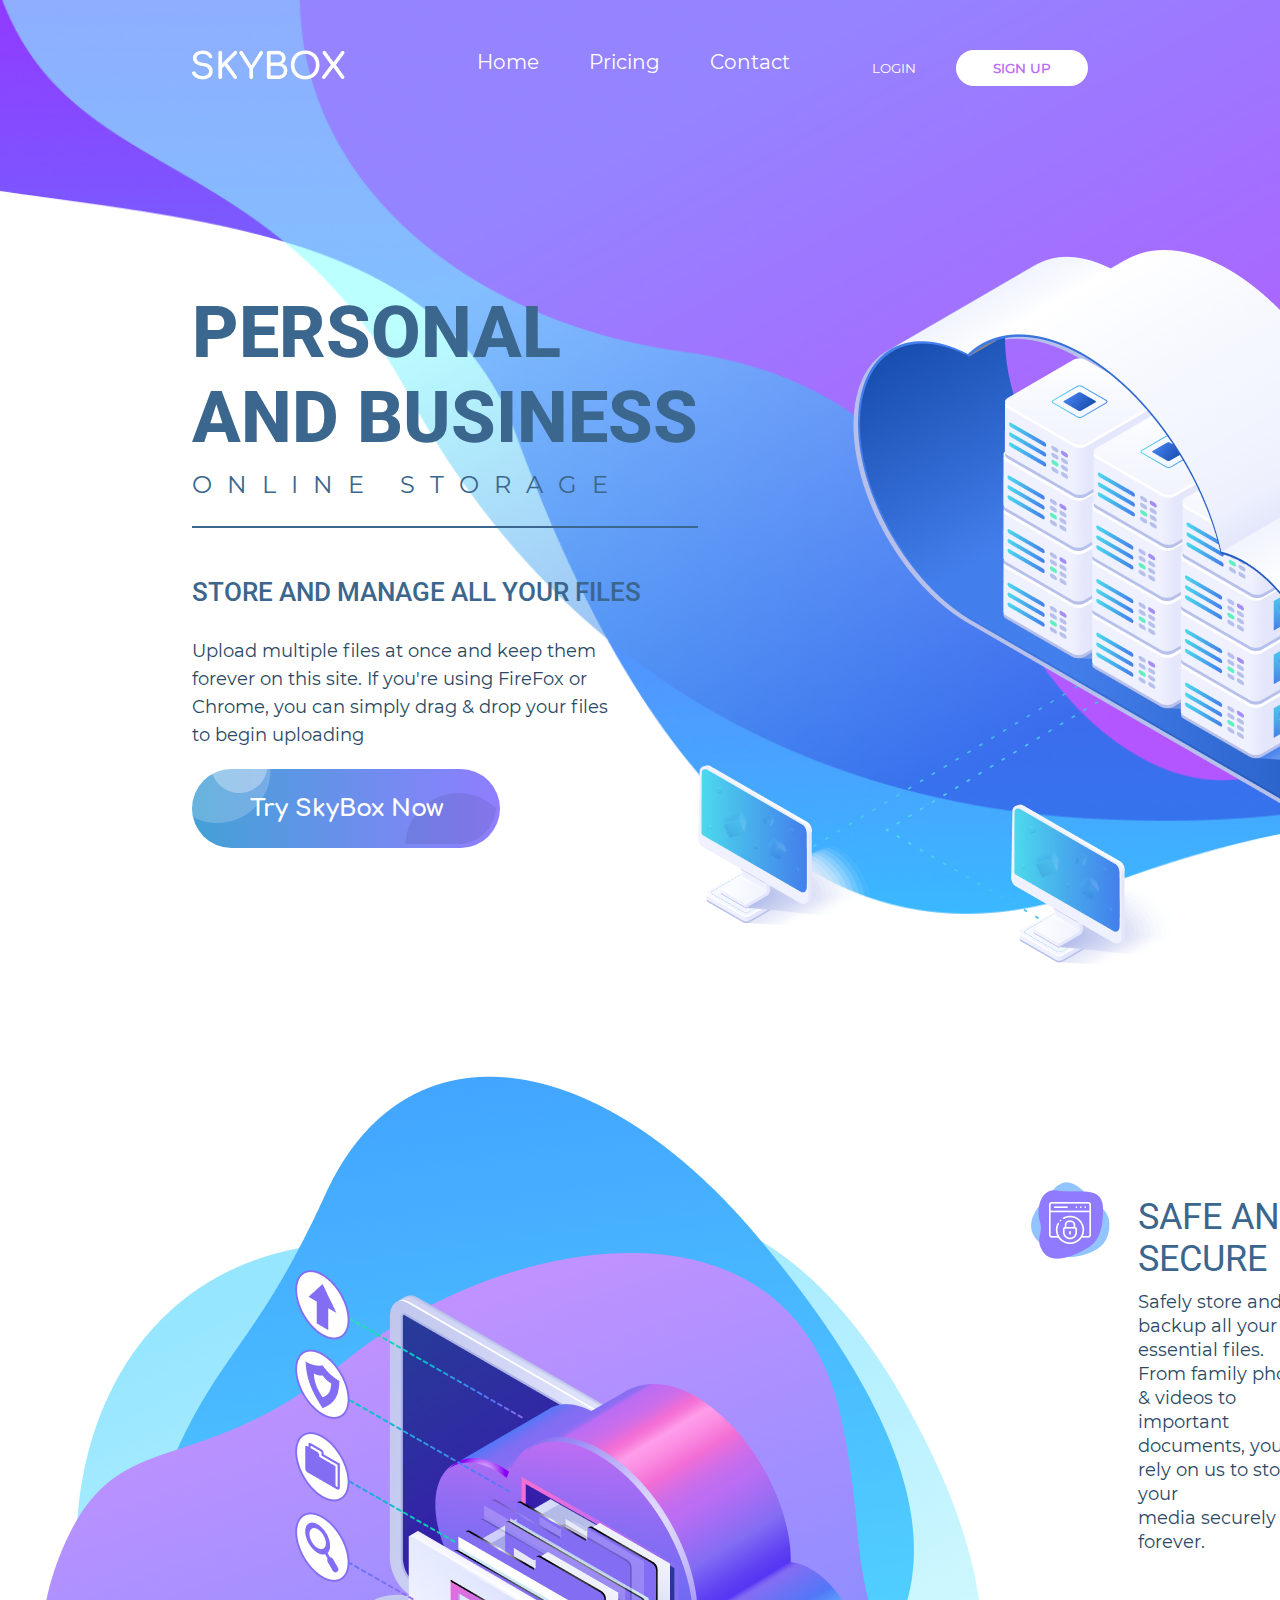
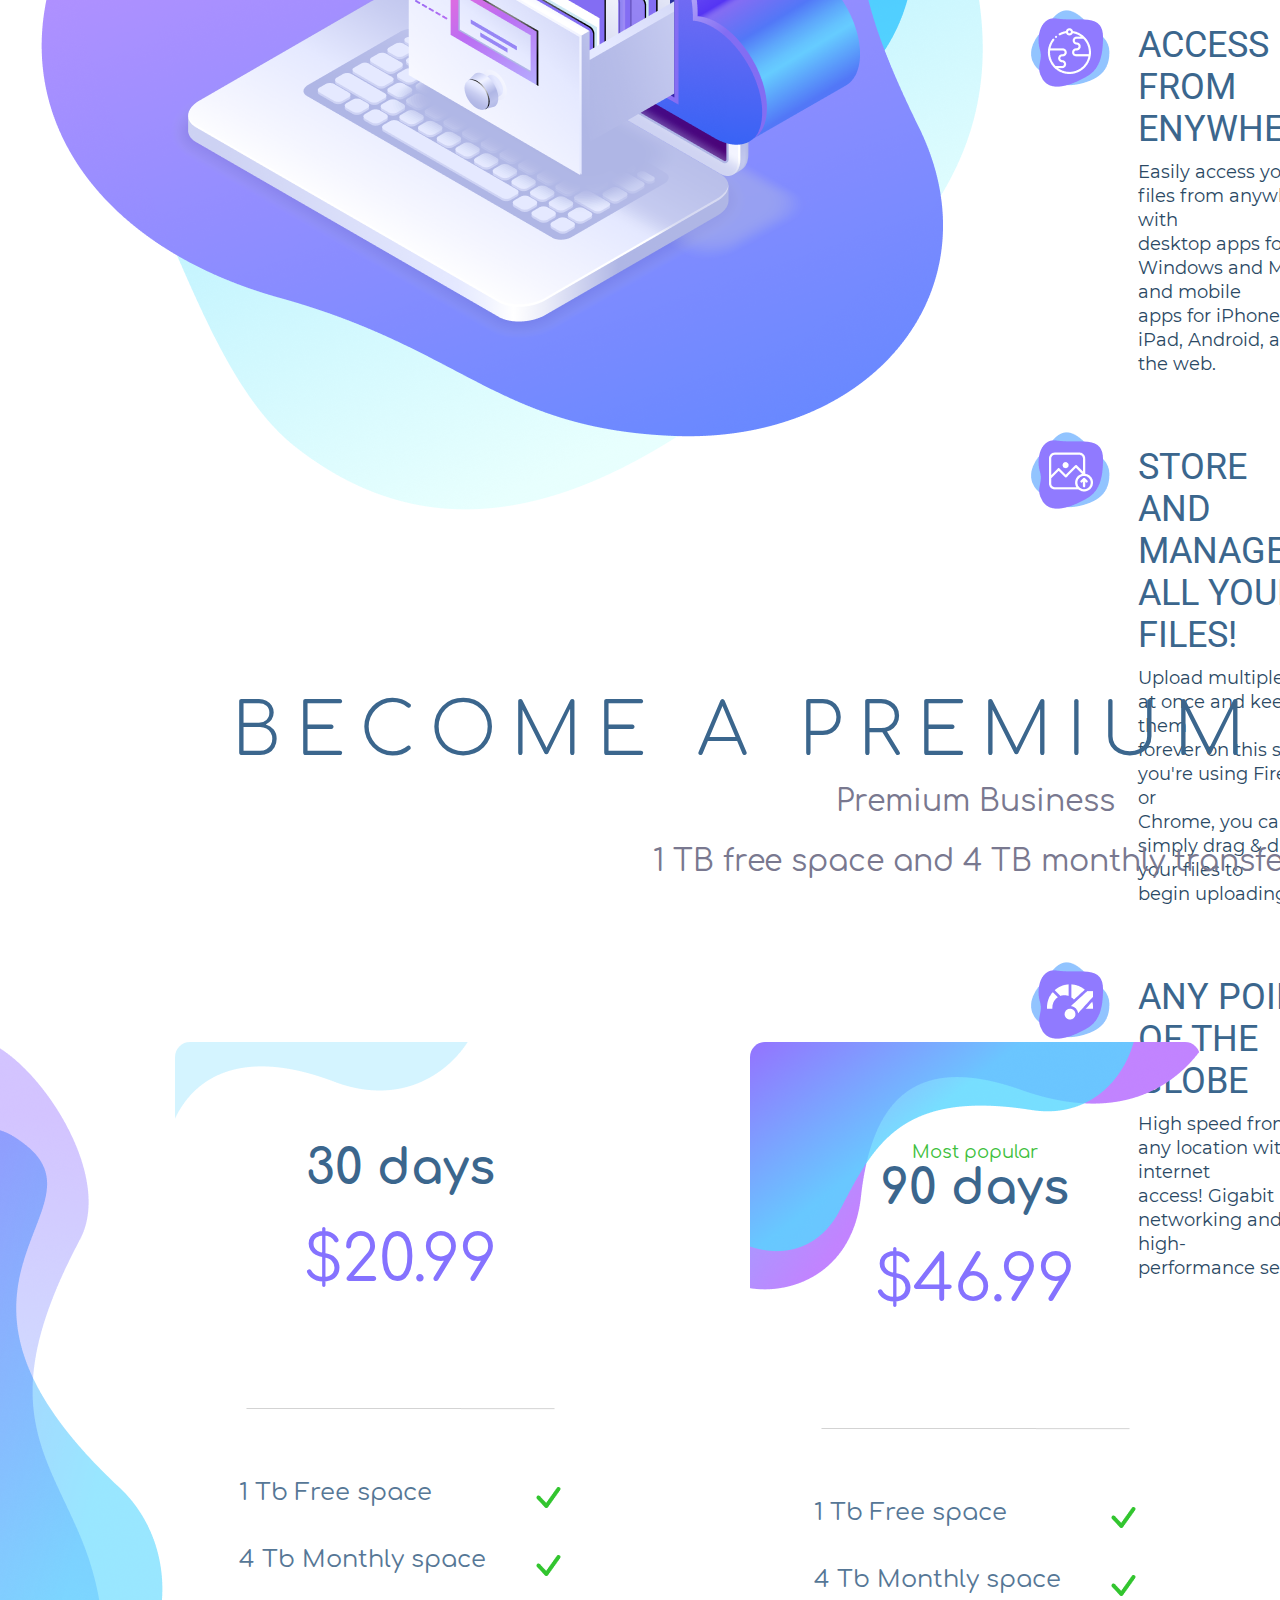
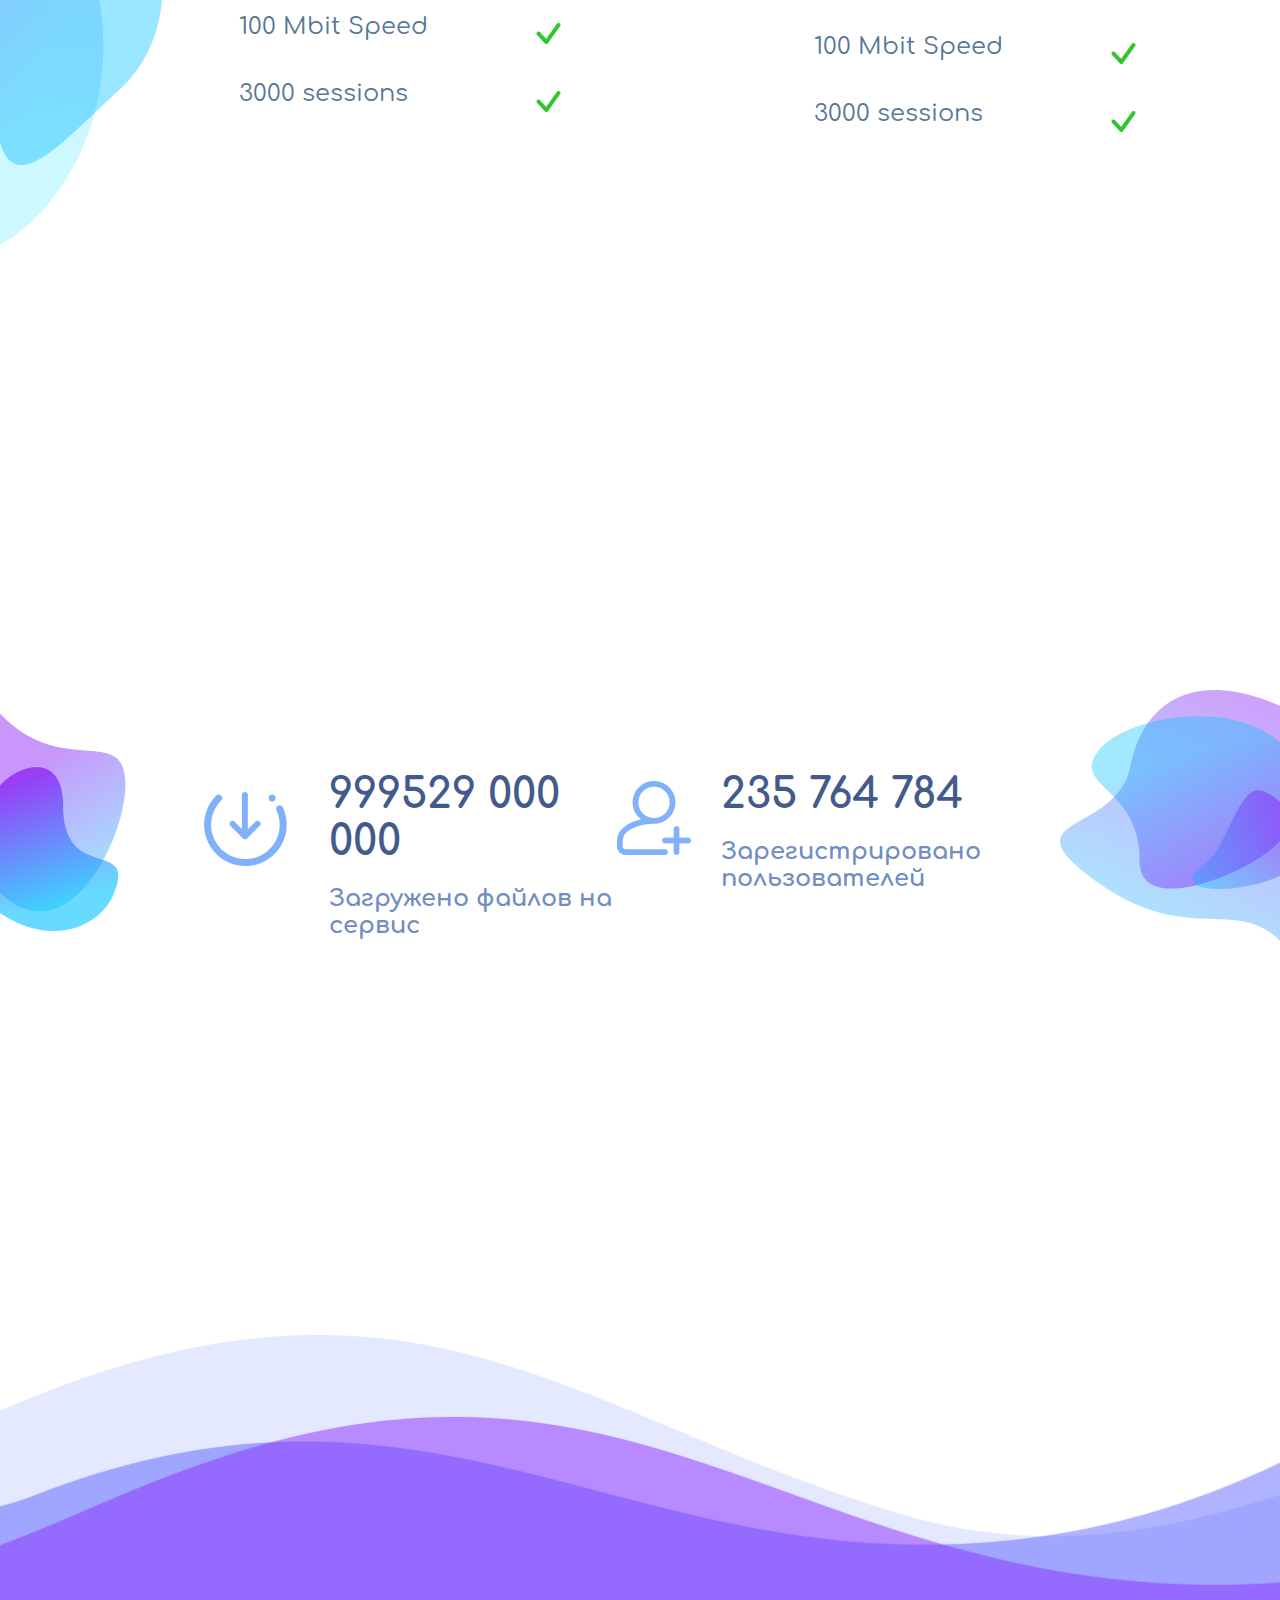
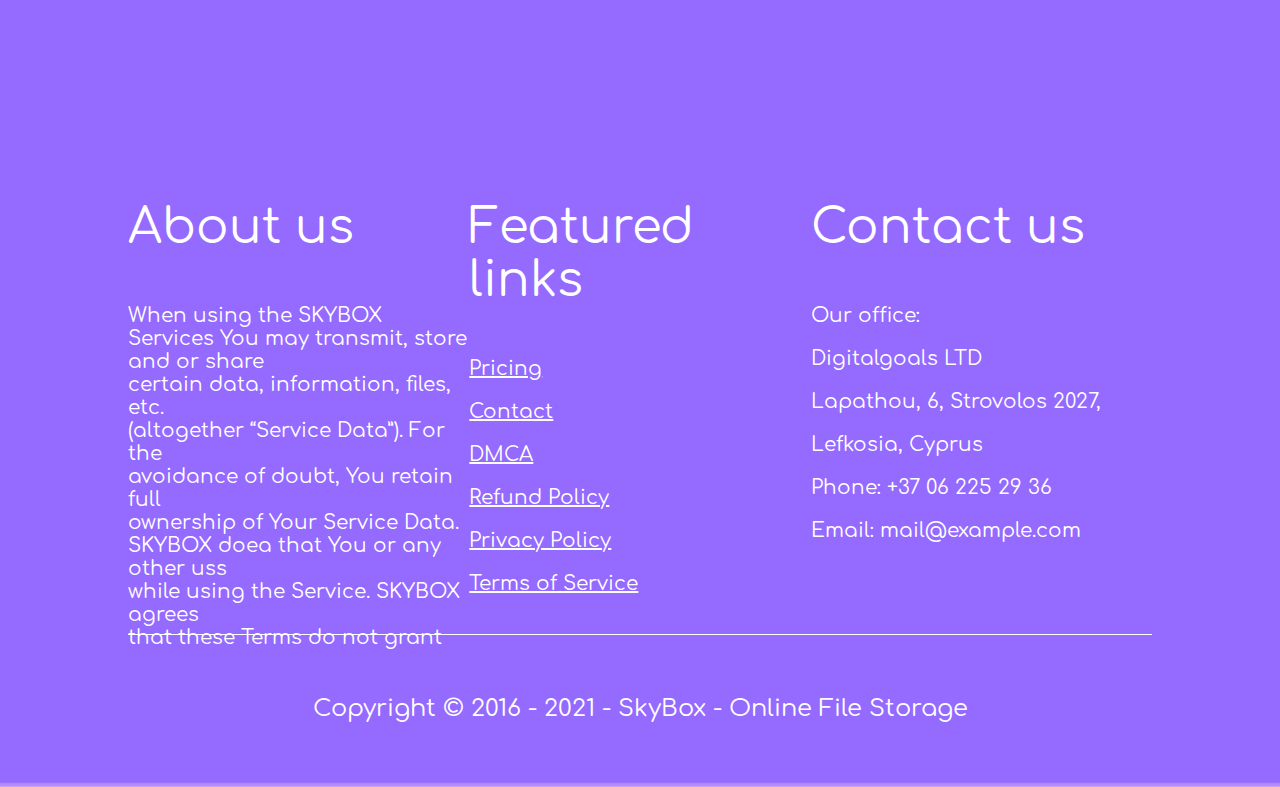
<file: index.html>
<!DOCTYPE html>
<html lang="en">
<head>
    <meta charset="UTF-8">
    <meta name="viewport" content="width=device-width, initial-scale=1.0">
    <link rel="stylesheet" href="./assets/css/style1.css">
    <title>Home</title>
</head>
<body>
    <div class="section1_header">
        <div class="container_header">
            <div class="header">
                <div class="logo_header">
                    <img src="./assets/images/1_str/skybox.png" alt="">
                </div>
                <div class="menu_header">
                    <ul>
                        <li><a href="../SKY-Cloud/index.html" class="menu_h">Home</a></li>
                        <li><a href="../SKY-Cloud/indexes/index4.html" class="menu_h">Pricing</a></li>
                        <li><a href="../SKY-Cloud/indexes/index2.html" class="menu_h">Contact</a></li>
                    </ul>
                </div>
                <div class="login_signup">
                    <a href="../SKY-Cloud/indexes/index6.html" class="login_header">LOGIN</a></li>
                    <div class="button_header">
                        <button class="btn_header" onclick="location.href='../SKY-Cloud/indexes/index5.html'">SIGN UP</button>
                    </div>
                </div>
            </div>
        </div>
        <div class="container_sec1">
            <div class="container_text_image_sec1">
                <div class="container_text_sec1">
                    <p class="text1_sec1">PERSONAL<br> AND BUSINESS</p>
                    <p class="text2_sec1">ONLINE STORAGE</p>
                    <div class="img_line_sec1">
                        <img src="./assets/images/1_str/1_section/line.png" alt="">
                    </div>
                    <p class="text3_sec1">STORE AND MANAGE ALL YOUR FILES</p>
                    <p class="text4_sec1">Upload multiple files at once and keep them<br> forever on this site. If you're using FireFox or<br> Chrome, you can simply drag & drop your files<br> to begin uploading</p>
                    <div class="button_sec1">
                        <button class="btn_sec1"onclick="location.href='../SKY-Cloud/indexes/index7.html'">
                            Try SkyBox Now
                        </button>
                    </div>
                </div>
                <div class="img_sec1">
                    <img src="./assets/images/1_str/1_section/Design.png" class="img1_sec1" alt="">
                </div>
            </div>
        </div>
    </div>
    <div class="section2">
        <div class="container_sec2">
            <div class="container_image_sec2">
                <img src="./assets/images/1_str/2_section/group1.png" class="image1_sec2" alt="">
            </div>
            <div class="container_text_sec2">
                <div class="cont_text1_sec2">
                    <div class="img_icon_sec2">
                        <img src="./assets/images/1_str/2_section/group2.png" alt="">
                    </div>
                    <div class="text1_sec2">
                        <p class="txt1_sec2">SAFE AND SECURE</p>
                        <p class="txt2_sec2">Safely store and backup all your essential files.<br> From family photos & videos to important<br> documents, you can rely on us to store all your<br> media securely and forever.</p>
                    </div>
                </div>
                <div class="cont_text2_sec2">
                    <div class="img_icon_sec2">
                        <img src="./assets/images/1_str/2_section/group3.png" alt="">
                    </div>
                    <div class="text1_sec2">
                        <p class="txt1_sec2">ACCESS FROM ENYWHERE</p>
                        <p class="txt2_sec2">Easily access your files from anywhere with<br> desktop apps for Windows and Mac, and mobile<br> apps for iPhone, iPad, Android, and the web.</p>
                    </div>
                </div>
                <div class="cont_text3_sec2">
                    <div class="img_icon_sec2">
                        <img src="./assets/images/1_str/2_section/group4.png" alt="">
                    </div>
                    <div class="text1_sec2">
                        <p class="txt1_sec2">STORE AND MANAGE ALL YOUR FILES!</p>
                        <p class="txt2_sec2">Upload multiple files at once and keep them<br> forever on this site. If you're using FireFox or<br> Chrome, you can simply drag & drop your files to<br> begin uploading.</p>
                    </div>
                </div>
                <div class="cont_text4_sec2">
                    <div class="img_icon_sec2">
                        <img src="./assets/images/1_str/2_section/group5.png" alt="">
                    </div>
                    <div class="text1_sec2">
                        <p class="txt1_sec2">ANY POINT OF THE GLOBE</p>
                        <p class="txt2_sec2">High speed from any location with internet<br> access! Gigabit networking and high-<br>performance server!</p>
                    </div>
                </div>
            </div>
        </div>
    </div>
    <div class="section3">
        <div class="container_sec3">
            <div class="background_image">
                <img src="./assets/images/1_str/3_section/BG1.png" alt="">
            </div>
            <div class="container_cards_text_sec3">
                <div class="text_sec3">
                    <p class="txt1_sec3">BECOME A PREMIUM MEMBER</p>
                    <p class="txt2_sec3">Premium Business<br> 1 TB free space and 4 TB monthly transfer</p>
                </div>
                <div class="container_cards_sec3">
                    <div class="card_1_sec3">
                        <div class="inside_1card">
                            <div class="text1_card1">
                                <p class="txt1_card1">30 days</p>
                                <p class="txt2_card1">$20.99</p>
                            </div>
                            <div class="line_card1_sec3">
                                <img src="./assets/images/1_str/3_section/Line 1.png" alt="">
                            </div>
                            <div class="list_card1">
                                <div class="list_text_card1">
                                    <p class="li1_card1">1 Tb Free space</p>
                                    <p class="li_card1">4 Tb Monthly space</p>
                                    <p class="li_card1">100 Mbit Speed</p>
                                    <p class="li_card1">3000 sessions</p>
                                </div>
                                <div class="list_image_card1">
                                    <img src="./assets/images/1_str/3_section/check.png" class="check1" alt="">
                                    <img src="./assets/images/1_str/3_section/check.png" class="check" alt="">
                                    <img src="./assets/images/1_str/3_section/check.png" class="check" alt="">
                                    <img src="./assets/images/1_str/3_section/check.png" class="check" alt="">
                                </div>
                            </div>
                        </div>
                        <div class="button_text_card2">
                            <button class="btn_sec3" onclick="location.href='../SKY-Cloud/indexes/index5.html'">Sing Up</button>
                            <div class="text_btn_sec3">
                                <p class="txt_btn_sec3">14-day money back guarantee</p>
                            </div>
                        </div>
                    </div>

                    <div class="card_2_sec3">
                        <div class="inside_1card">
                            <div class="text1_card1">
                                <p class="txt0_card1">Most popular</p>
                                <p class="txt1_card1">90 days</p>
                                <p class="txt2_card1">$46.99</p>
                            </div>
                            <div class="line_card1_sec3">
                                <img src="./assets/images/1_str/3_section/Line 1.png" alt="">
                            </div>
                            <div class="list_card1">
                                <div class="list_text_card1">
                                    <p class="li1_card1">1 Tb Free space</p>
                                    <p class="li_card1">4 Tb Monthly space</p>
                                    <p class="li_card1">100 Mbit Speed</p>
                                    <p class="li_card1">3000 sessions</p>
                                </div>
                                <div class="list_image_card1">
                                    <img src="./assets/images/1_str/3_section/check.png" class="check1" alt="">
                                    <img src="./assets/images/1_str/3_section/check.png" class="check" alt="">
                                    <img src="./assets/images/1_str/3_section/check.png" class="check" alt="">
                                    <img src="./assets/images/1_str/3_section/check.png" class="check" alt="">
                                </div>
                            </div>
                        </div>
                        <div class="button_text_card2">
                            <button class="btn_sec3" onclick="location.href='../SKY-Cloud/indexes/index5.html'">Sing Up</button>
                            <div class="text_btn_sec3">
                                <p class="txt_btn_sec3">14-day money back guarantee</p>
                            </div>
                        </div>
                    </div>

                    <div class="card_3_sec3">
                        <div class="inside_1card">
                            <div class="text1_card1">
                                <p class="txt1_card1">365 days</p>
                                <p class="txt2_card1">$127.99</p>
                            </div>
                            <div class="line_card1_sec3">
                                <img src="./assets/images/1_str/3_section/Line 1.png" alt="">
                            </div>
                            <div class="list_card1">
                                <div class="list_text_card1">
                                    <p class="li1_card1">1 Tb Free space</p>
                                    <p class="li_card1">4 Tb Monthly space</p>
                                    <p class="li_card1">100 Mbit Speed</p>
                                    <p class="li_card1">3000 sessions</p>
                                </div>
                                <div class="list_image_card1">
                                    <img src="./assets/images/1_str/3_section/check.png" class="check1" alt="">
                                    <img src="./assets/images/1_str/3_section/check.png" class="check" alt="">
                                    <img src="./assets/images/1_str/3_section/check.png" class="check" alt="">
                                    <img src="./assets/images/1_str/3_section/check.png" class="check" alt="">
                                </div>
                            </div>
                        </div>
                        <div class="button_text_card2">
                            <button class="btn_sec3" onclick="location.href='../SKY-Cloud/indexes/index5.html'">Sing Up</button>
                            <div class="text_btn_sec3">
                                <p class="txt_btn_sec3">14-day money back guarantee</p>
                            </div>
                        </div>
                    </div>
                </div>
            </div>
        </div>
    </div>
    <div class="section4">
        <div class="container_sec4">
            <div class="conts_namber_icon_sec4">
                <div class="cont1_namb_icon">
                    <div class="img_icon1_sec4">
                        <img src="./assets/images/1_str/4_section/Icon1.png" alt="">
                    </div>
                    <div class="text_sec4">
                        <p class="txt1_sec4">999529 000 000</p>
                        <p class="txt2_sec4">Загружено файлов на сервис</p>
                    </div>
                </div>

                <div class="cont2_namb_icon">
                    <div class="img2_icon1_sec4">
                        <img src="./assets/images/1_str/4_section/add-user 1.png" alt="">
                    </div>
                    <div class="text_sec4">
                        <p class="txt1_sec4">235 764 784</p>
                        <p class="txt2_sec4">Зарегистрировано пользователей</p>
                    </div>
                </div>
            </div>
        </div>
    </div>
    <div class="footer">
        <div class="footer_main">
            <div class="foot_column">
                <div class="column_text1">About us</div>
                <div class="column_text2">When using the SKYBOX Services You may transmit, store and or share<br>certain data, information, files, etc.<br>(altogether “Service Data”). For the<br>avoidance of doubt, You retain full<br>ownership of Your Service Data.<br>SKYBOX doea that You or any other uss<br>while using the Service. SKYBOX agrees<br>that these Terms do not grant</div>
            </div>
            <div class="foot_column">
                <div class="column_text1">Featured links</div>
                <div class="column_text2">
                    <ul>
                        <li><a href="">Pricing</a></li>
                        <li><a href="">Contact</a></li>
                        <li><a href="">DMCA</a></li>
                        <li><a href="">Refund Policy</a></li>
                        <li><a href="">Privacy Policy</a></li>
                        <li><a href="">Terms of Service</a></li>
                    </ul>
                </div>
            </div>
            <div class="foot_column">
                <div class="column_text1">Contact us</div>
                <div class="column_text2">
                    <div>Our office:</div>
                    <div>Digitalgoals LTD</div>
                    <div>Lapathou, 6, Strovolos 2027,</div>
                    <div>Lefkosia, Cyprus</div>
                    <div>Phone: +37 06 225 29 36</div>
                    <div>Email: mail@example.com</div>
                </div>
            </div>
        </div>
        <div class="line"></div>
        <div class="footer_text">Copyright © 2016 - 2021 - SkyBox - Online File Storage</div>
    </div>
</body>
</html>
</file>
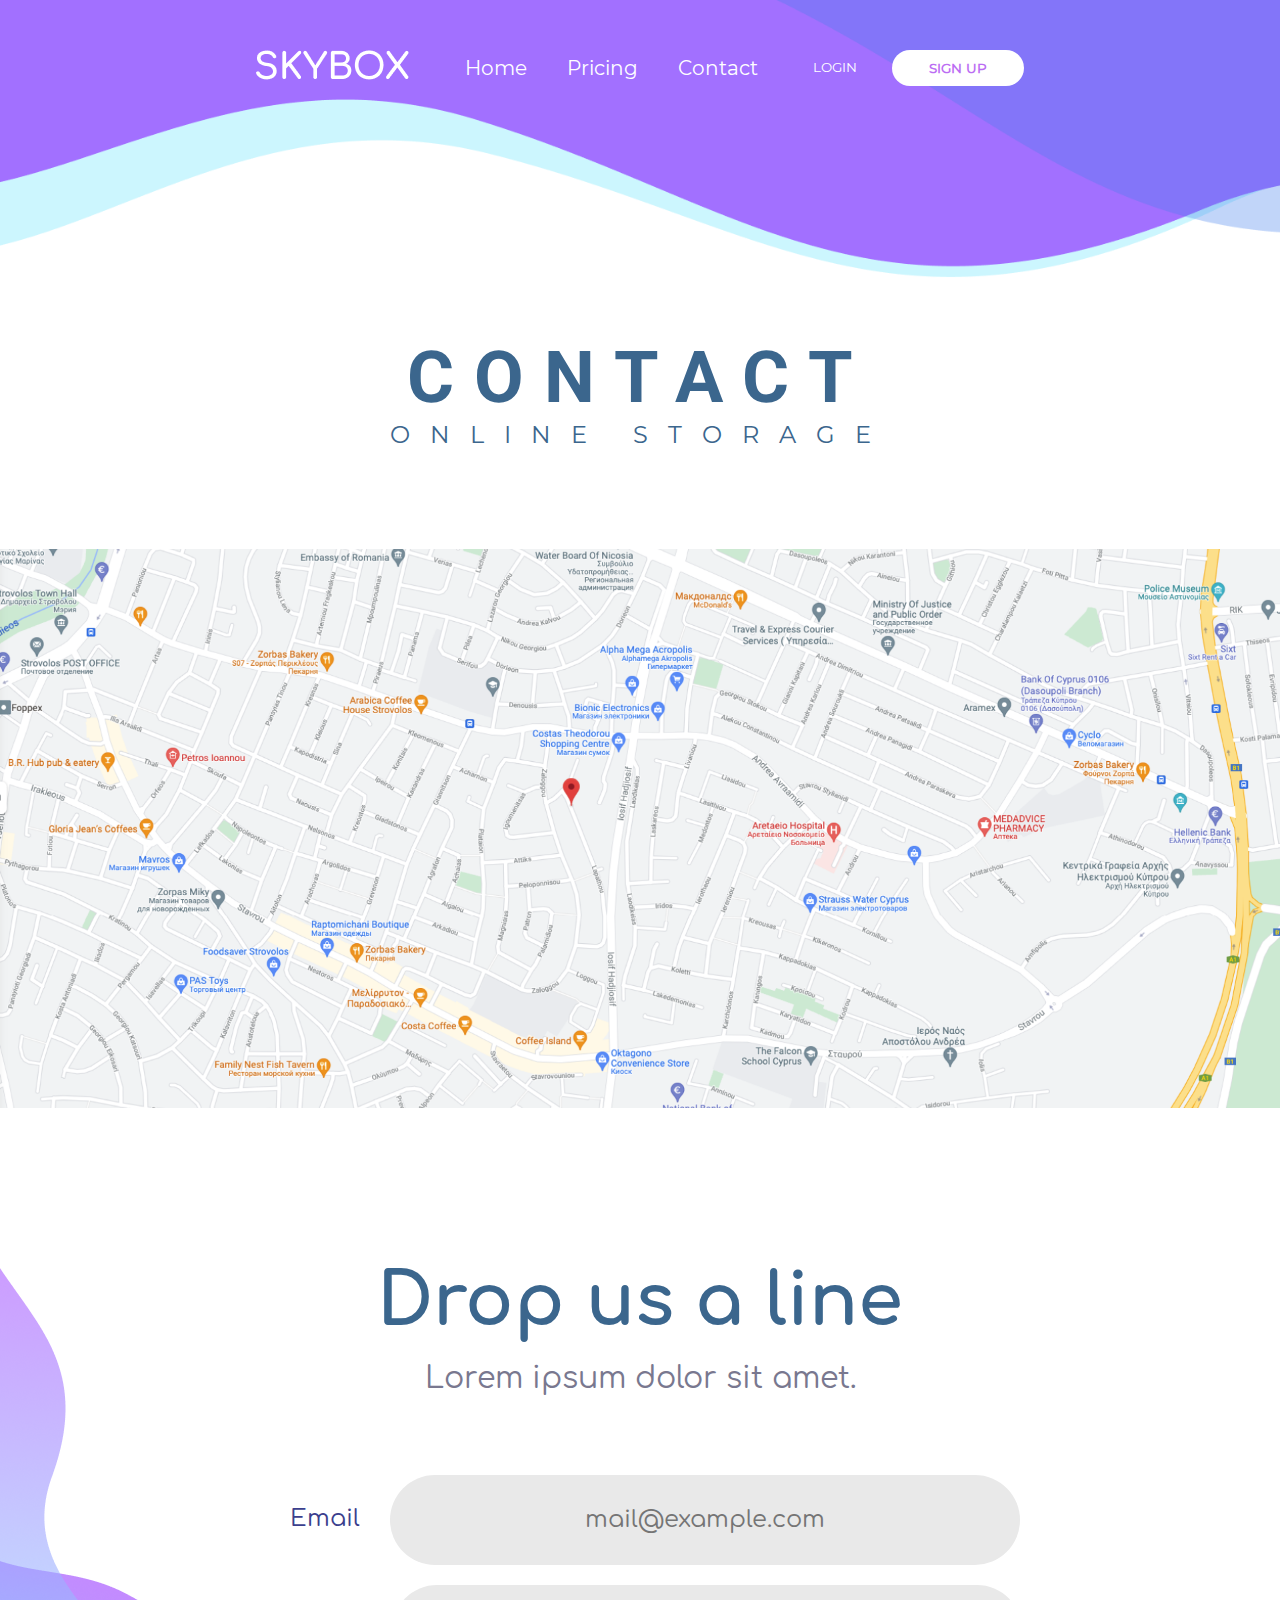
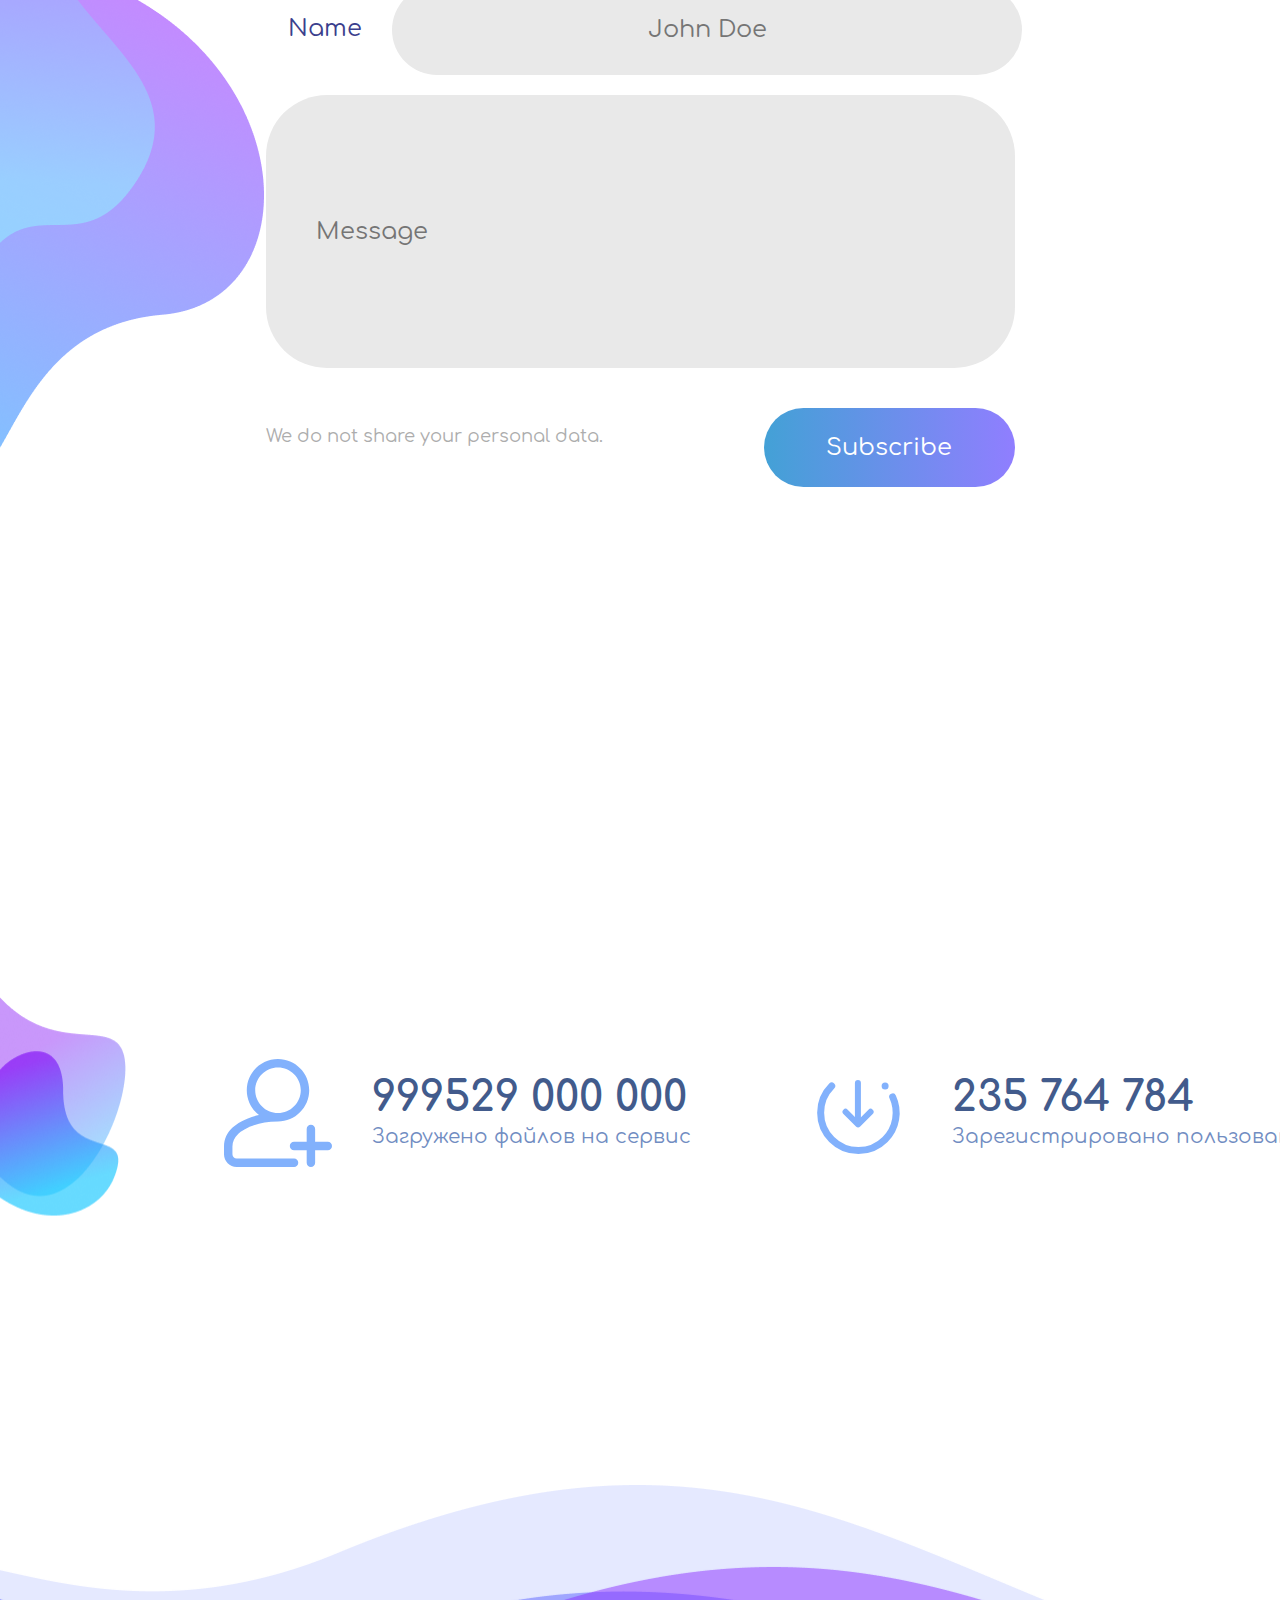
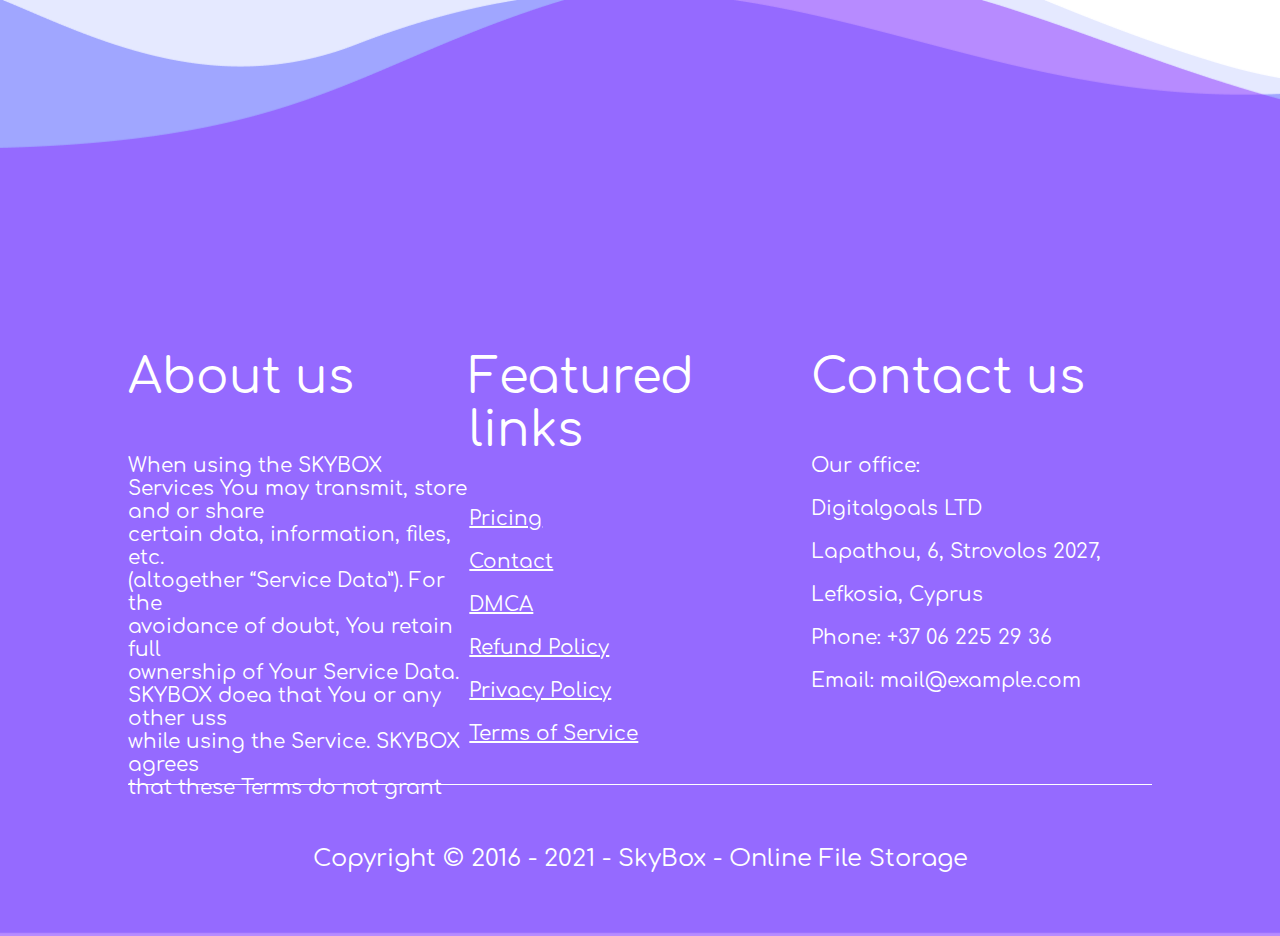
<file: indexes/index2.html>
<!DOCTYPE html>
<html lang="en">
<head>
    <meta charset="UTF-8">
    <meta name="viewport" content="width=device-width, initial-scale=1.0">
    <title>Contact</title>
    <link rel="stylesheet" href="../assets/css/style2.css">
</head>
<body>
    <div class="header">
        <div class="header_main">
            <div class="img_logo_header">
                <img src="../assets/images/1_str/skybox.png" alt="">
            </div>
            <ul>
                <li><a href="">Home</a></li>
                <li><a href="">Pricing</a></li>
                <li><a href="">Contact</a></li>
            </ul>
            <div class="header_login">
                <div>LOGIN</div>
                <button class="btn_header">SIGN UP</button>
            </div>
        </div>
    </div>
    <div class="section1">
        <div class="sec1_text1">CONTACT</div>
        <div class="sec1_text2">ONLINE STORAGE</div>
        <div class="sec1_img"><img src="../assets/images/2_page/1_section/MAP.png" alt=""></div>
    </div>
    <div class="section2">
        <div class="sec2_text1">Drop us a line</div>
        <div class="sec2_text2">Lorem ipsum dolor sit amet.</div>
        <div class="sec2_inputs">
            <div class="sec2_input">
                <div>Email</div>
                <input type="text" placeholder="mail@example.com">
            </div>
            <div class="sec2_input">
                <div>Name</div>
                <input type="text" placeholder="John Doe">
            </div>
            <div class="sec2_input2"><input type="text" placeholder="Message"></div>
            <div class="sec2_button">
                <div>We do not share your personal data.</div>
                <button>Subscribe</button>
            </div>
        </div>
    </div>
    <div class="section3">
        <div class="sec3_main">
            <div class="sec3_comp">
                <img src="../assets/images/2_page/3_section/add-user 1.svg" alt="">
                <div class="comp_text">
                    <div class="comp1">999529 000 000</div>
                    <div class="comp2">Загружено файлов на сервис</div>
                </div>
            </div>
            <div class="sec3_comp">
                <img src="../assets/images/2_page/3_section/Icon.svg" alt="">
                <div class="comp_text">
                    <div class="comp1">235 764 784</div>
                    <div class="comp2">Зарегистрировано пользователей</div>
                </div>
            </div>
        </div>
    </div>
    <div class="footer">
        <div class="footer_main">
            <div class="foot_column">
                <div class="column_text1">About us</div>
                <div class="column_text2">When using the SKYBOX Services You may transmit, store and or share<br>certain data, information, files, etc.<br>(altogether “Service Data”). For the<br>avoidance of doubt, You retain full<br>ownership of Your Service Data.<br>SKYBOX doea that You or any other uss<br>while using the Service. SKYBOX agrees<br>that these Terms do not grant</div>
            </div>
            <div class="foot_column">
                <div class="column_text1">Featured links</div>
                <div class="column_text2">
                    <ul>
                        <li><a href="">Pricing</a></li>
                        <li><a href="">Contact</a></li>
                        <li><a href="">DMCA</a></li>
                        <li><a href="">Refund Policy</a></li>
                        <li><a href="">Privacy Policy</a></li>
                        <li><a href="">Terms of Service</a></li>
                    </ul>
                </div>
            </div>
            <div class="foot_column">
                <div class="column_text1">Contact us</div>
                <div class="column_text2">
                    <div>Our office:</div>
                    <div>Digitalgoals LTD</div>
                    <div>Lapathou, 6, Strovolos 2027,</div>
                    <div>Lefkosia, Cyprus</div>
                    <div>Phone: +37 06 225 29 36</div>
                    <div>Email: mail@example.com</div>
                </div>
            </div>
        </div>
        <div class="line"></div>
        <div class="footer_text">Copyright © 2016 - 2021 - SkyBox - Online File Storage</div>
    </div>
</body>
</html>
</file>
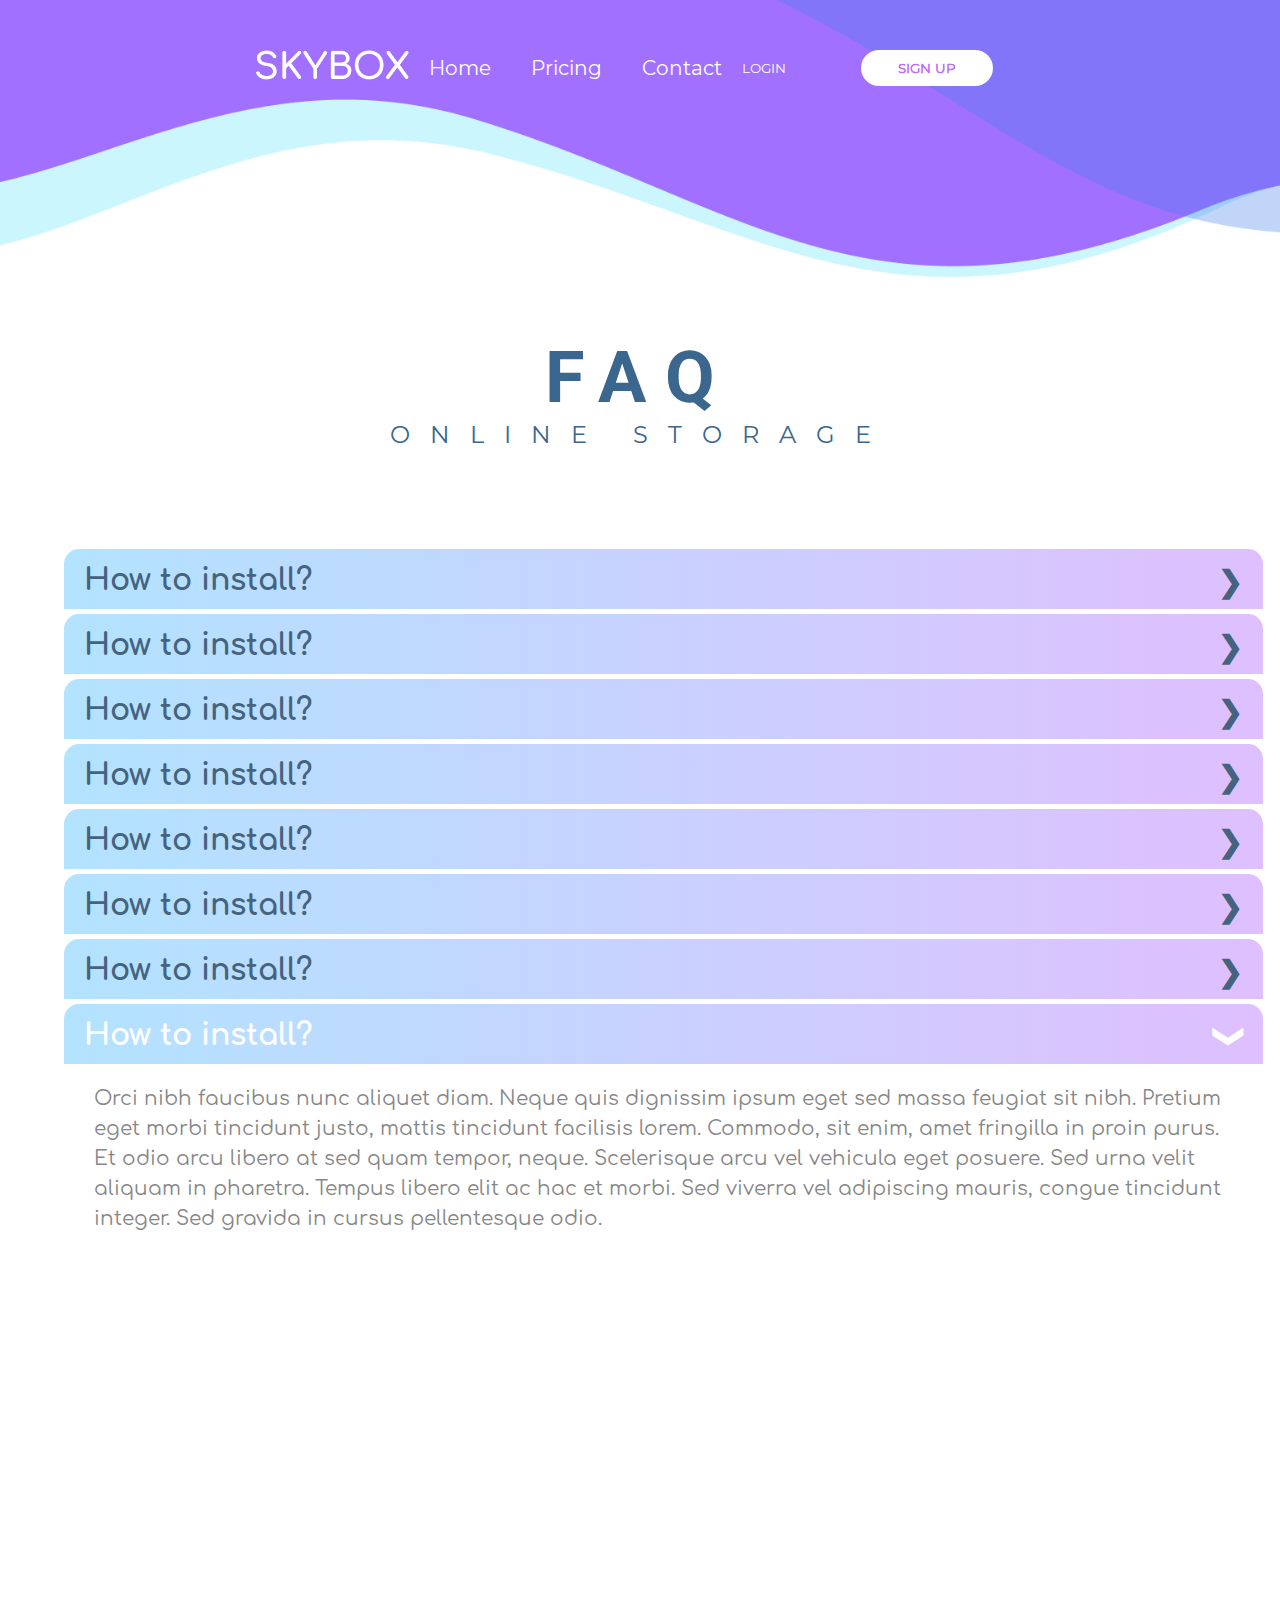
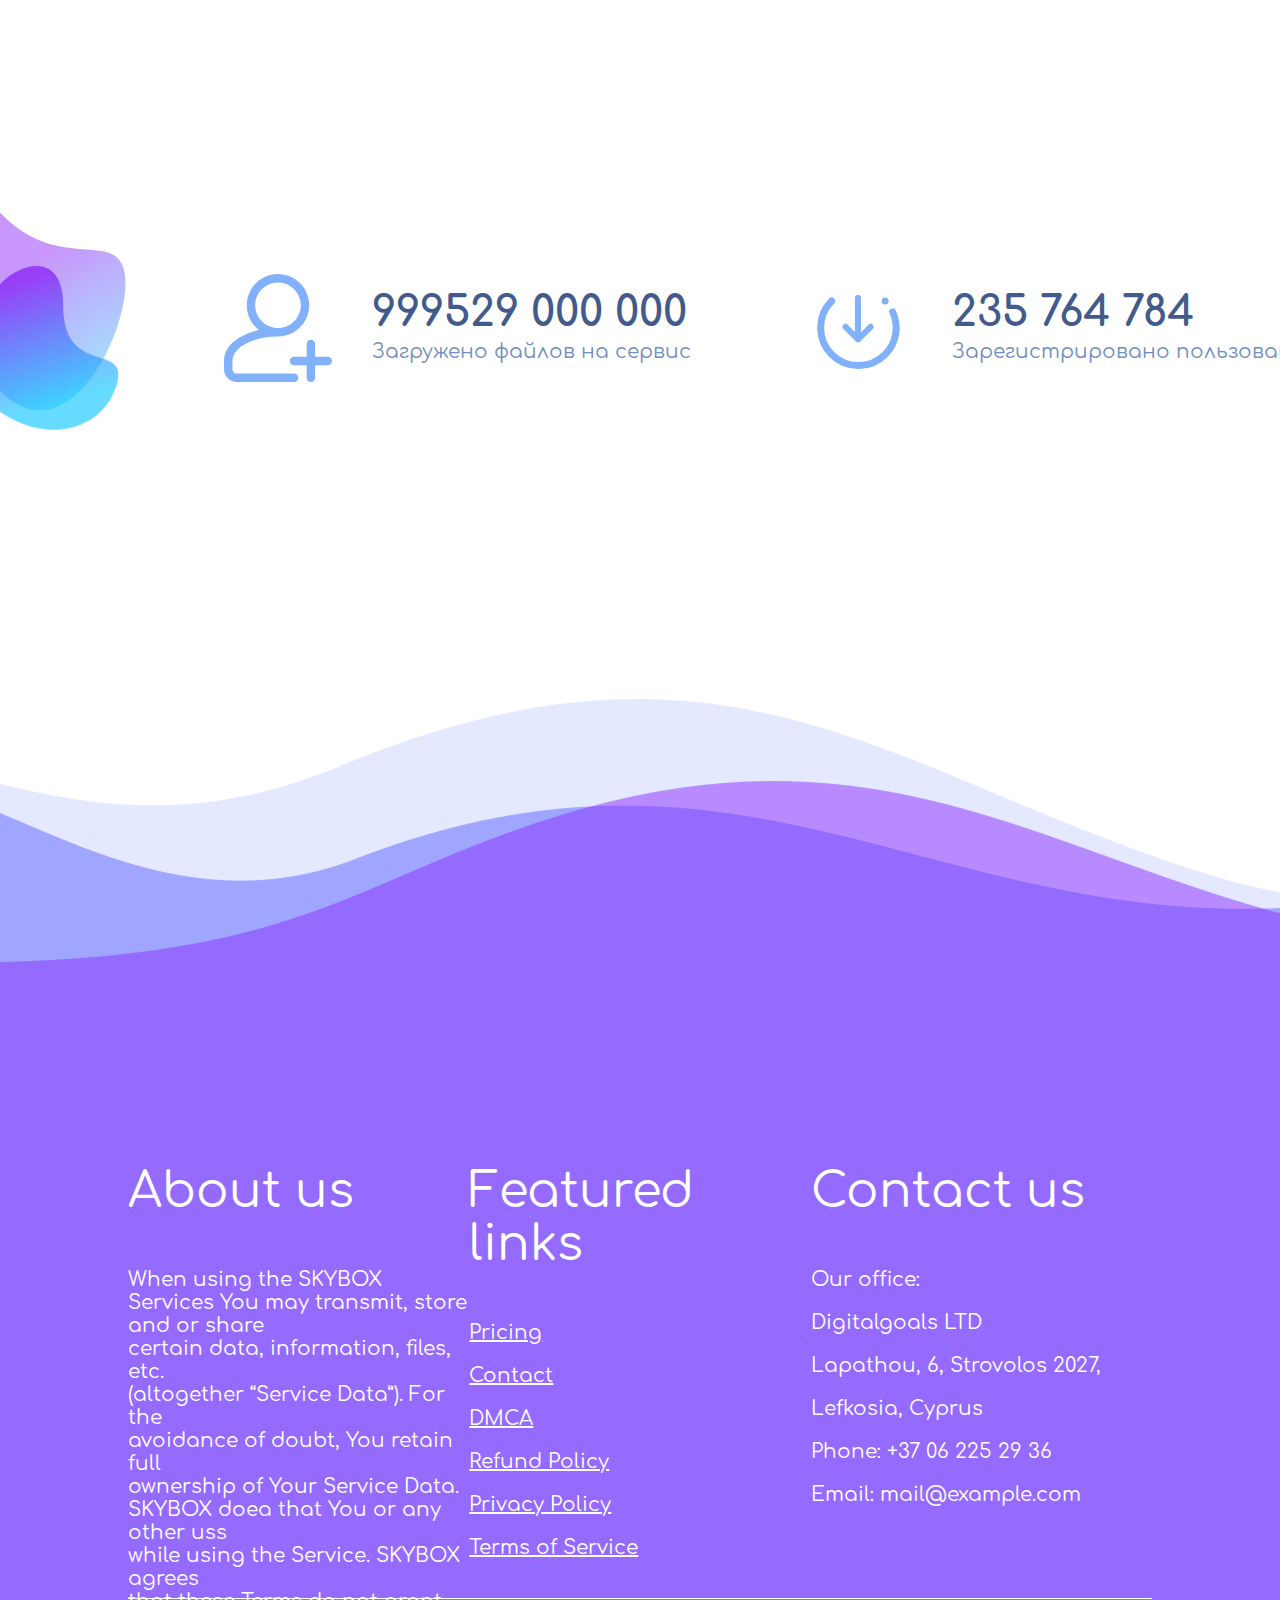
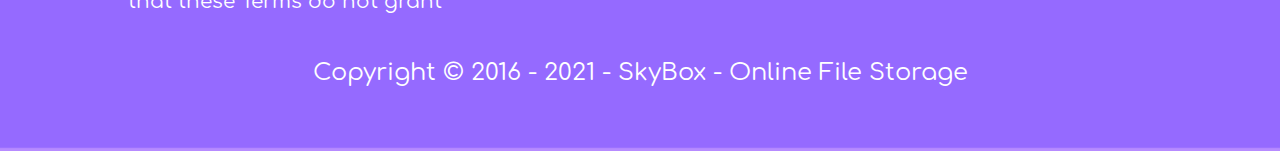
<file: indexes/index3.html>
<!DOCTYPE html>
<html lang="en">
<head>
    <meta charset="UTF-8">
    <meta name="viewport" content="width=device-width, initial-scale=1.0">
    <title>FAQ</title>
    <link rel="stylesheet" href="../assets/css/style3.css">
</head>
<body>
    <div class="header">
        <div class="header_main">
            <div class="logo_main">
                <img src="../assets/images/1_str/skybox.png" alt="">
            </div>
            <ul>
                <li><a href="">Home</a></li>
                <li><a href="">Pricing</a></li>
                <li><a href="">Contact</a></li>
            </ul>
            <div class="header_login">
                <div class="login1">LOGIN</div>
                <div class="button_header">
                    <button class="btn_header" onclick="location.href='../git3/index5.html'">SIGN UP</button>
                </div>
            </div>
        </div>
    </div>
    <div class="section1">
        <div class="sec1_text1">FAQ</div>
        <div class="sec1_text2">ONLINE STORAGE</div>
        <div class="accordion">
            <div class="acor-container"> 
                <input type="radio" name="acor" id="acor1" checked="checked" />
                <label for="acor1">How to install?</label>
                <div class="acor-body">
                    <p>Orci nibh faucibus nunc aliquet diam. Neque quis dignissim ipsum eget sed massa feugiat sit nibh. Pretium eget morbi tincidunt justo, mattis tincidunt facilisis lorem. Commodo, sit enim, amet fringilla in proin purus. Et odio arcu libero at sed quam tempor, neque. Scelerisque arcu vel vehicula eget posuere. Sed urna velit aliquam in pharetra. Tempus libero elit ac hac et morbi. Sed viverra vel adipiscing mauris, congue tincidunt integer. Sed gravida in cursus pellentesque odio.</p>
                </div>
                <input type="radio" name="acor" id="acor2" checked="checked" />
                <label for="acor2">How to install?</label>
                <div class="acor-body">
                    <p>Orci nibh faucibus nunc aliquet diam. Neque quis dignissim ipsum eget sed massa feugiat sit nibh. Pretium eget morbi tincidunt justo, mattis tincidunt facilisis lorem. Commodo, sit enim, amet fringilla in proin purus. Et odio arcu libero at sed quam tempor, neque. Scelerisque arcu vel vehicula eget posuere. Sed urna velit aliquam in pharetra. Tempus libero elit ac hac et morbi. Sed viverra vel adipiscing mauris, congue tincidunt integer. Sed gravida in cursus pellentesque odio.</p>
                </div>
                <input type="radio" name="acor" id="acor3" checked="checked" />
                <label for="acor3">How to install?</label>
                <div class="acor-body">
                    <p>Orci nibh faucibus nunc aliquet diam. Neque quis dignissim ipsum eget sed massa feugiat sit nibh. Pretium eget morbi tincidunt justo, mattis tincidunt facilisis lorem. Commodo, sit enim, amet fringilla in proin purus. Et odio arcu libero at sed quam tempor, neque. Scelerisque arcu vel vehicula eget posuere. Sed urna velit aliquam in pharetra. Tempus libero elit ac hac et morbi. Sed viverra vel adipiscing mauris, congue tincidunt integer. Sed gravida in cursus pellentesque odio.</p>
                </div>
                <input type="radio" name="acor" id="acor4" checked="checked" />
                <label for="acor4">How to install?</label>
                <div class="acor-body">
                    <p>Orci nibh faucibus nunc aliquet diam. Neque quis dignissim ipsum eget sed massa feugiat sit nibh. Pretium eget morbi tincidunt justo, mattis tincidunt facilisis lorem. Commodo, sit enim, amet fringilla in proin purus. Et odio arcu libero at sed quam tempor, neque. Scelerisque arcu vel vehicula eget posuere. Sed urna velit aliquam in pharetra. Tempus libero elit ac hac et morbi. Sed viverra vel adipiscing mauris, congue tincidunt integer. Sed gravida in cursus pellentesque odio.</p>
                </div>
                <input type="radio" name="acor" id="acor5" checked="checked" />
                <label for="acor5">How to install?</label>
                <div class="acor-body">
                    <p>Orci nibh faucibus nunc aliquet diam. Neque quis dignissim ipsum eget sed massa feugiat sit nibh. Pretium eget morbi tincidunt justo, mattis tincidunt facilisis lorem. Commodo, sit enim, amet fringilla in proin purus. Et odio arcu libero at sed quam tempor, neque. Scelerisque arcu vel vehicula eget posuere. Sed urna velit aliquam in pharetra. Tempus libero elit ac hac et morbi. Sed viverra vel adipiscing mauris, congue tincidunt integer. Sed gravida in cursus pellentesque odio.</p>
                </div>
                <input type="radio" name="acor" id="acor6" checked="checked" />
                <label for="acor6">How to install?</label>
                <div class="acor-body">
                    <p>Orci nibh faucibus nunc aliquet diam. Neque quis dignissim ipsum eget sed massa feugiat sit nibh. Pretium eget morbi tincidunt justo, mattis tincidunt facilisis lorem. Commodo, sit enim, amet fringilla in proin purus. Et odio arcu libero at sed quam tempor, neque. Scelerisque arcu vel vehicula eget posuere. Sed urna velit aliquam in pharetra. Tempus libero elit ac hac et morbi. Sed viverra vel adipiscing mauris, congue tincidunt integer. Sed gravida in cursus pellentesque odio.</p>
                </div>
                <input type="radio" name="acor" id="acor7" checked="checked" />
                <label for="acor7">How to install?</label>
                <div class="acor-body">
                    <p>Orci nibh faucibus nunc aliquet diam. Neque quis dignissim ipsum eget sed massa feugiat sit nibh. Pretium eget morbi tincidunt justo, mattis tincidunt facilisis lorem. Commodo, sit enim, amet fringilla in proin purus. Et odio arcu libero at sed quam tempor, neque. Scelerisque arcu vel vehicula eget posuere. Sed urna velit aliquam in pharetra. Tempus libero elit ac hac et morbi. Sed viverra vel adipiscing mauris, congue tincidunt integer. Sed gravida in cursus pellentesque odio.</p>
                </div>
                <input type="radio" name="acor" id="acor8" checked="checked" />
                <label for="acor8">How to install?</label>
                <div class="acor-body">
                    <p>Orci nibh faucibus nunc aliquet diam. Neque quis dignissim ipsum eget sed massa feugiat sit nibh. Pretium eget morbi tincidunt justo, mattis tincidunt facilisis lorem. Commodo, sit enim, amet fringilla in proin purus. Et odio arcu libero at sed quam tempor, neque. Scelerisque arcu vel vehicula eget posuere. Sed urna velit aliquam in pharetra. Tempus libero elit ac hac et morbi. Sed viverra vel adipiscing mauris, congue tincidunt integer. Sed gravida in cursus pellentesque odio.</p>
                </div>
                
            </div>
        </div>
    </div>
    <div class="section3">
        <div class="sec3_main">
            <div class="sec3_comp">
                <img src="../assets/images/2_page/3_section/add-user 1.svg" alt="">
                <div class="comp_text">
                    <div class="comp1">999529 000 000</div>
                    <div class="comp2">Загружено файлов на сервис</div>
                </div>
            </div>
            <div class="sec3_comp">
                <img src="../assets/images/2_page/3_section/Icon.svg" alt="">
                <div class="comp_text">
                    <div class="comp1">235 764 784</div>
                    <div class="comp2">Зарегистрировано пользователей</div>
                </div>
            </div>
        </div>
    </div>
    <div class="footer">
        <div class="footer_main">
            <div class="foot_column">
                <div class="column_text1">About us</div>
                <div class="column_text2">When using the SKYBOX Services You may transmit, store and or share<br>certain data, information, files, etc.<br>(altogether “Service Data”). For the<br>avoidance of doubt, You retain full<br>ownership of Your Service Data.<br>SKYBOX doea that You or any other uss<br>while using the Service. SKYBOX agrees<br>that these Terms do not grant</div>
            </div>
            <div class="foot_column">
                <div class="column_text1">Featured links</div>
                <div class="column_text2">
                    <ul>
                        <li><a href="">Pricing</a></li>
                        <li><a href="">Contact</a></li>
                        <li><a href="">DMCA</a></li>
                        <li><a href="">Refund Policy</a></li>
                        <li><a href="">Privacy Policy</a></li>
                        <li><a href="">Terms of Service</a></li>
                    </ul>
                </div>
            </div>
            <div class="foot_column">
                <div class="column_text1">Contact us</div>
                <div class="column_text2">
                    <div>Our office:</div>
                    <div>Digitalgoals LTD</div>
                    <div>Lapathou, 6, Strovolos 2027,</div>
                    <div>Lefkosia, Cyprus</div>
                    <div>Phone: +37 06 225 29 36</div>
                    <div>Email: mail@example.com</div>
                </div>
            </div>
        </div>
        <div class="line"></div>
        <div class="footer_text">Copyright © 2016 - 2021 - SkyBox - Online File Storage</div>
    </div>
</body>
</file>
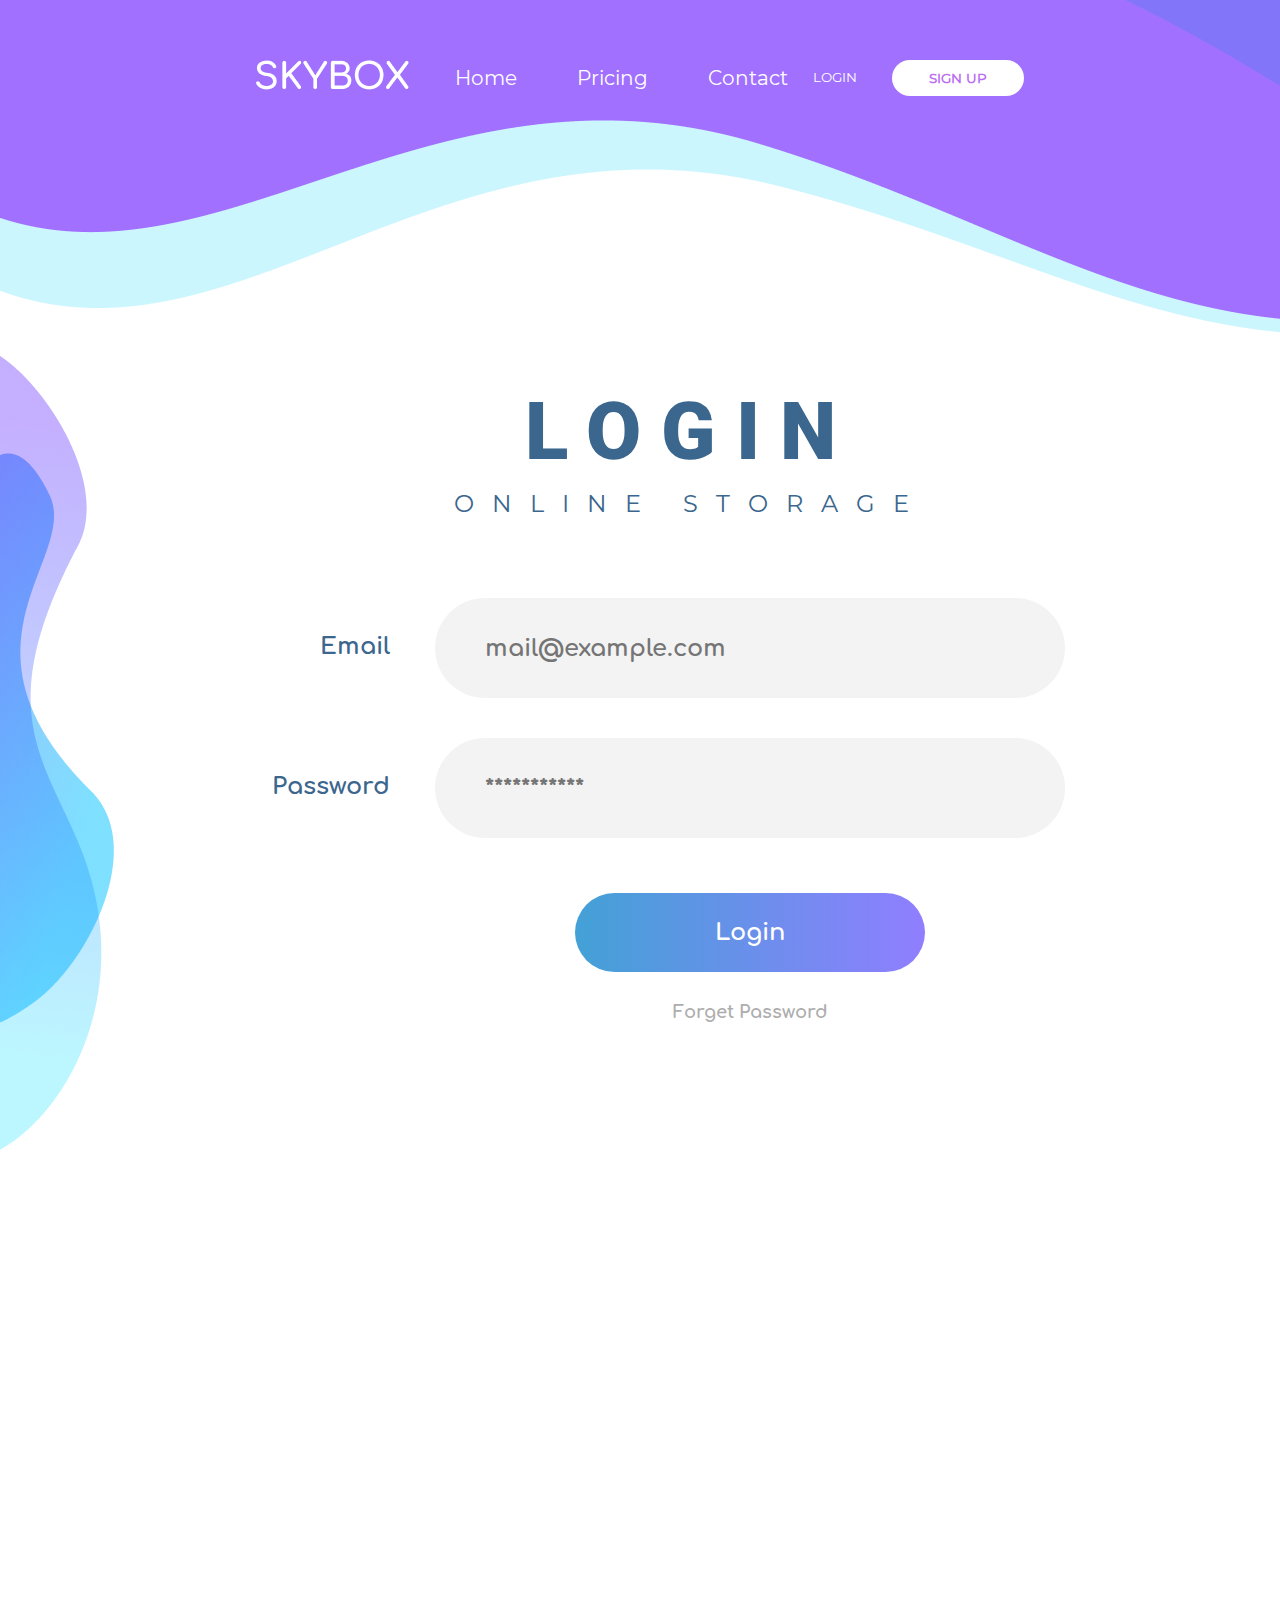
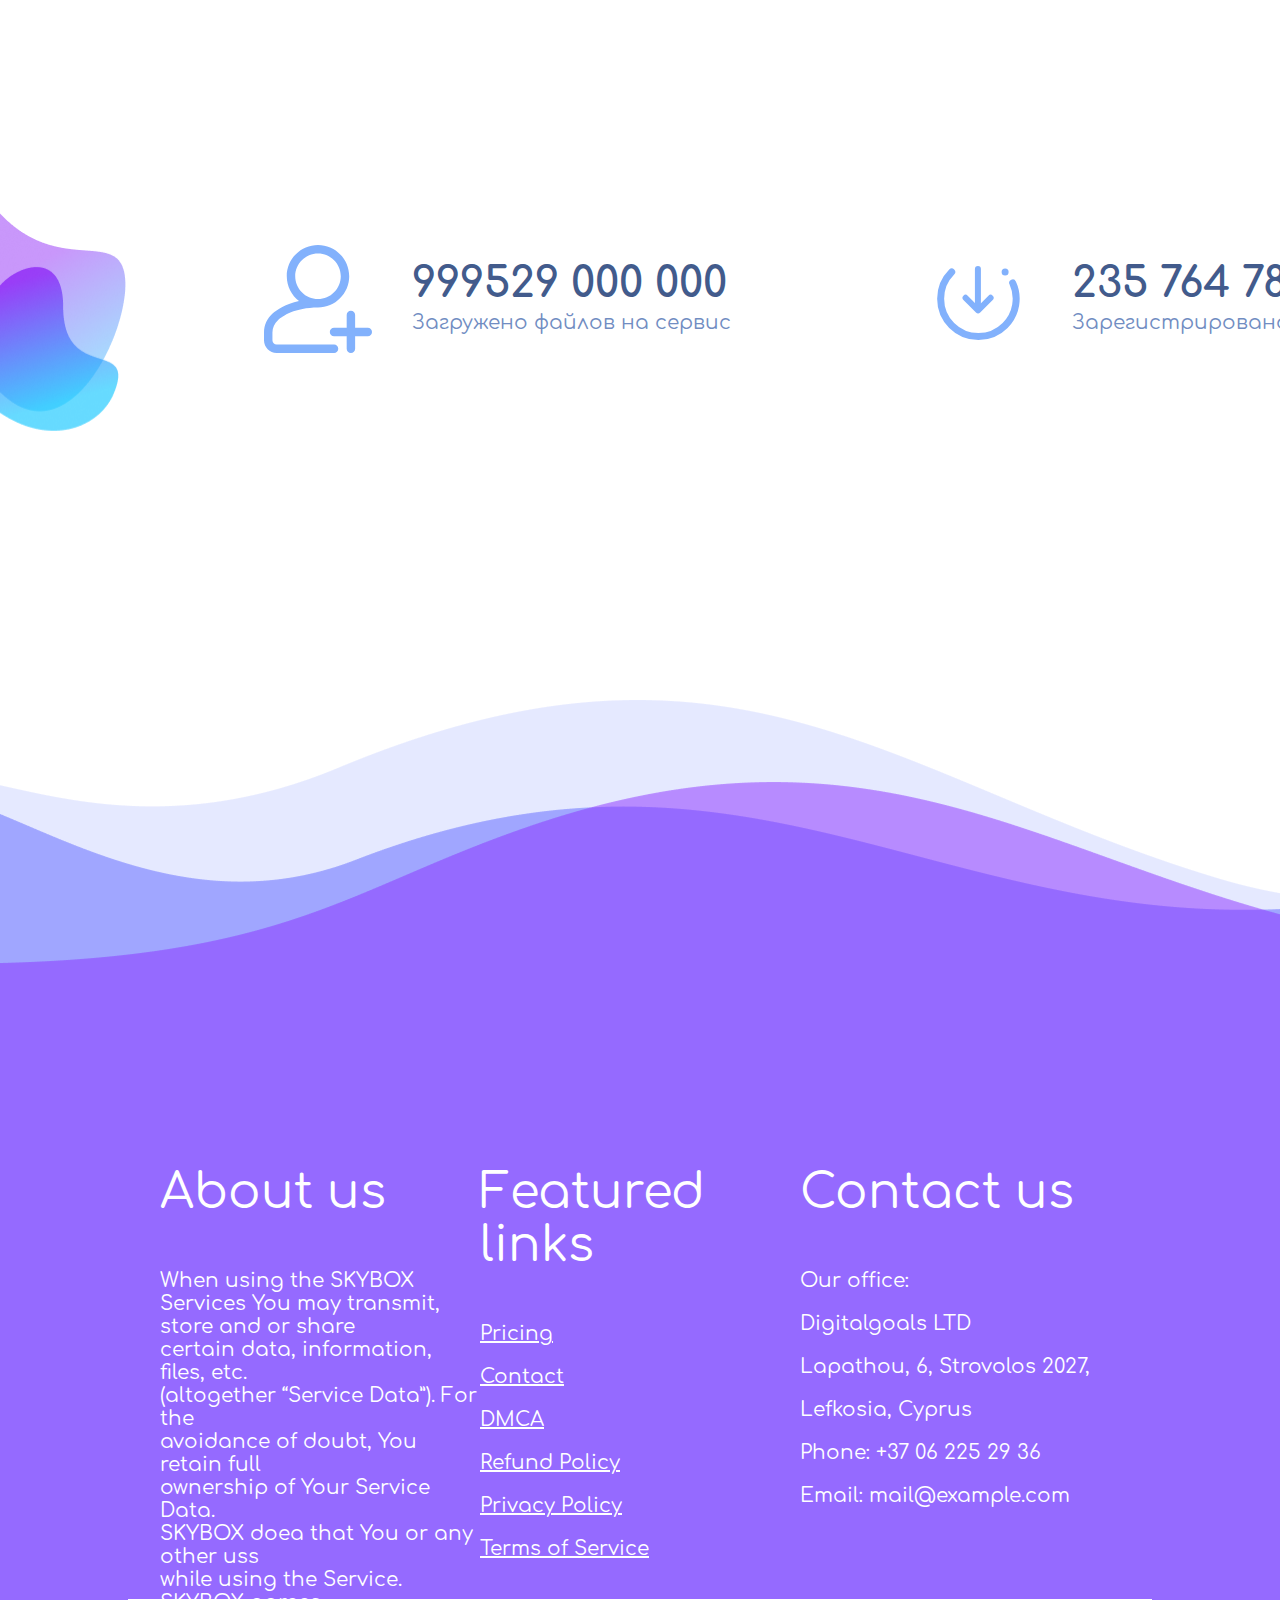
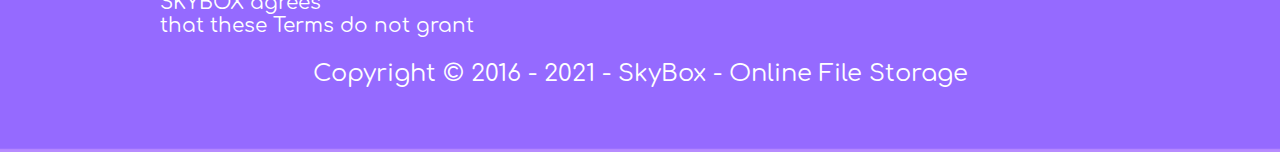
<file: indexes/index6.html>
<!DOCTYPE html>
<html lang="en">
<head>
    <meta charset="UTF-8">
    <meta name="viewport" content="width=device-width, initial-scale=1.0">
    <link rel="stylesheet" href="../assets/css/style6.css">
    <title>Login</title>
</head>
<body>
    <div class="header">
        <div class="header_main">
            <div class="img_logo_header">
                <img src="../assets/images/1_str/skybox.png" alt="">
            </div>
            <ul>
                <li><a href="">Home</a></li>
                <li><a href="">Pricing</a></li>
                <li><a href="">Contact</a></li>
            </ul>
            <div class="header_login">
                <div>LOGIN</div>
                <button class="btn_header">SIGN UP</button>
            </div>
        </div>
    </div>
    <div class="section1">
        <div class="container_sec1">
            <div class="cont_text_sec1">
                <p class="text1_sec1">LOGIN</p>
                <p class="text2_sec1">ONLINE STORAGE</p>
            </div>
            <div class="cont_inputs_sec1">
                <div class="text0_input1">
                    <p class="txt_inp1">Email</p>
                    <div class="input1_sec1">
                        <input type="text" class="inp1_sec1" placeholder="mail@example.com">
                    </div>
                </div>
                <div class="text_input1">
                    <p class="txt_inp1">Password</p>
                    <div class="input1_sec1">
                        <input type="text" class="inp1_sec1" placeholder="***********">
                    </div>
                </div>
            </div>
            <div class="cont_btn">
                <div class="button_1">
                    <button class="btn">Login</button>
                    <div class="btn_text">
                        <a href="">Forget Password</a>
                    </div>
                </div>
            </div>
        </div>
    </div>
    <div class="section3">
        <div class="sec3_main">
            <div class="sec3_comp">
                <img src="../assets/images/2_page/3_section/add-user 1.svg" alt="">
                <div class="comp_text">
                    <div class="comp1">999529 000 000</div>
                    <div class="comp2">Загружено файлов на сервис</div>
                </div>
            </div>
            <div class="sec3_comp">
                <img src="../assets/images/2_page/3_section/Icon.svg" alt="">
                <div class="comp_text">
                    <div class="comp1">235 764 784</div>
                    <div class="comp2">Зарегистрировано пользователей</div>
                </div>
            </div>
        </div>
    </div>
    <div class="footer">
        <div class="footer_main">
            <div class="foot_column">
                <div class="column_text1">About us</div>
                <div class="column_text2">When using the SKYBOX Services You may transmit, store and or share<br>certain data, information, files, etc.<br>(altogether “Service Data”). For the<br>avoidance of doubt, You retain full<br>ownership of Your Service Data.<br>SKYBOX doea that You or any other uss<br>while using the Service. SKYBOX agrees<br>that these Terms do not grant</div>
            </div>
            <div class="foot_column">
                <div class="column_text1">Featured links</div>
                <div class="column_text2">
                    <ul>
                        <li><a href="">Pricing</a></li>
                        <li><a href="">Contact</a></li>
                        <li><a href="">DMCA</a></li>
                        <li><a href="">Refund Policy</a></li>
                        <li><a href="">Privacy Policy</a></li>
                        <li><a href="">Terms of Service</a></li>
                    </ul>
                </div>
            </div>
            <div class="foot_column">
                <div class="column_text1">Contact us</div>
                <div class="column_text2">
                    <div>Our office:</div>
                    <div>Digitalgoals LTD</div>
                    <div>Lapathou, 6, Strovolos 2027,</div>
                    <div>Lefkosia, Cyprus</div>
                    <div>Phone: +37 06 225 29 36</div>
                    <div>Email: mail@example.com</div>
                </div>
            </div>
        </div>
        <div class="line"></div>
        <div class="footer_text">Copyright © 2016 - 2021 - SkyBox - Online File Storage</div>
    </div>
</body>
</html>
</file>
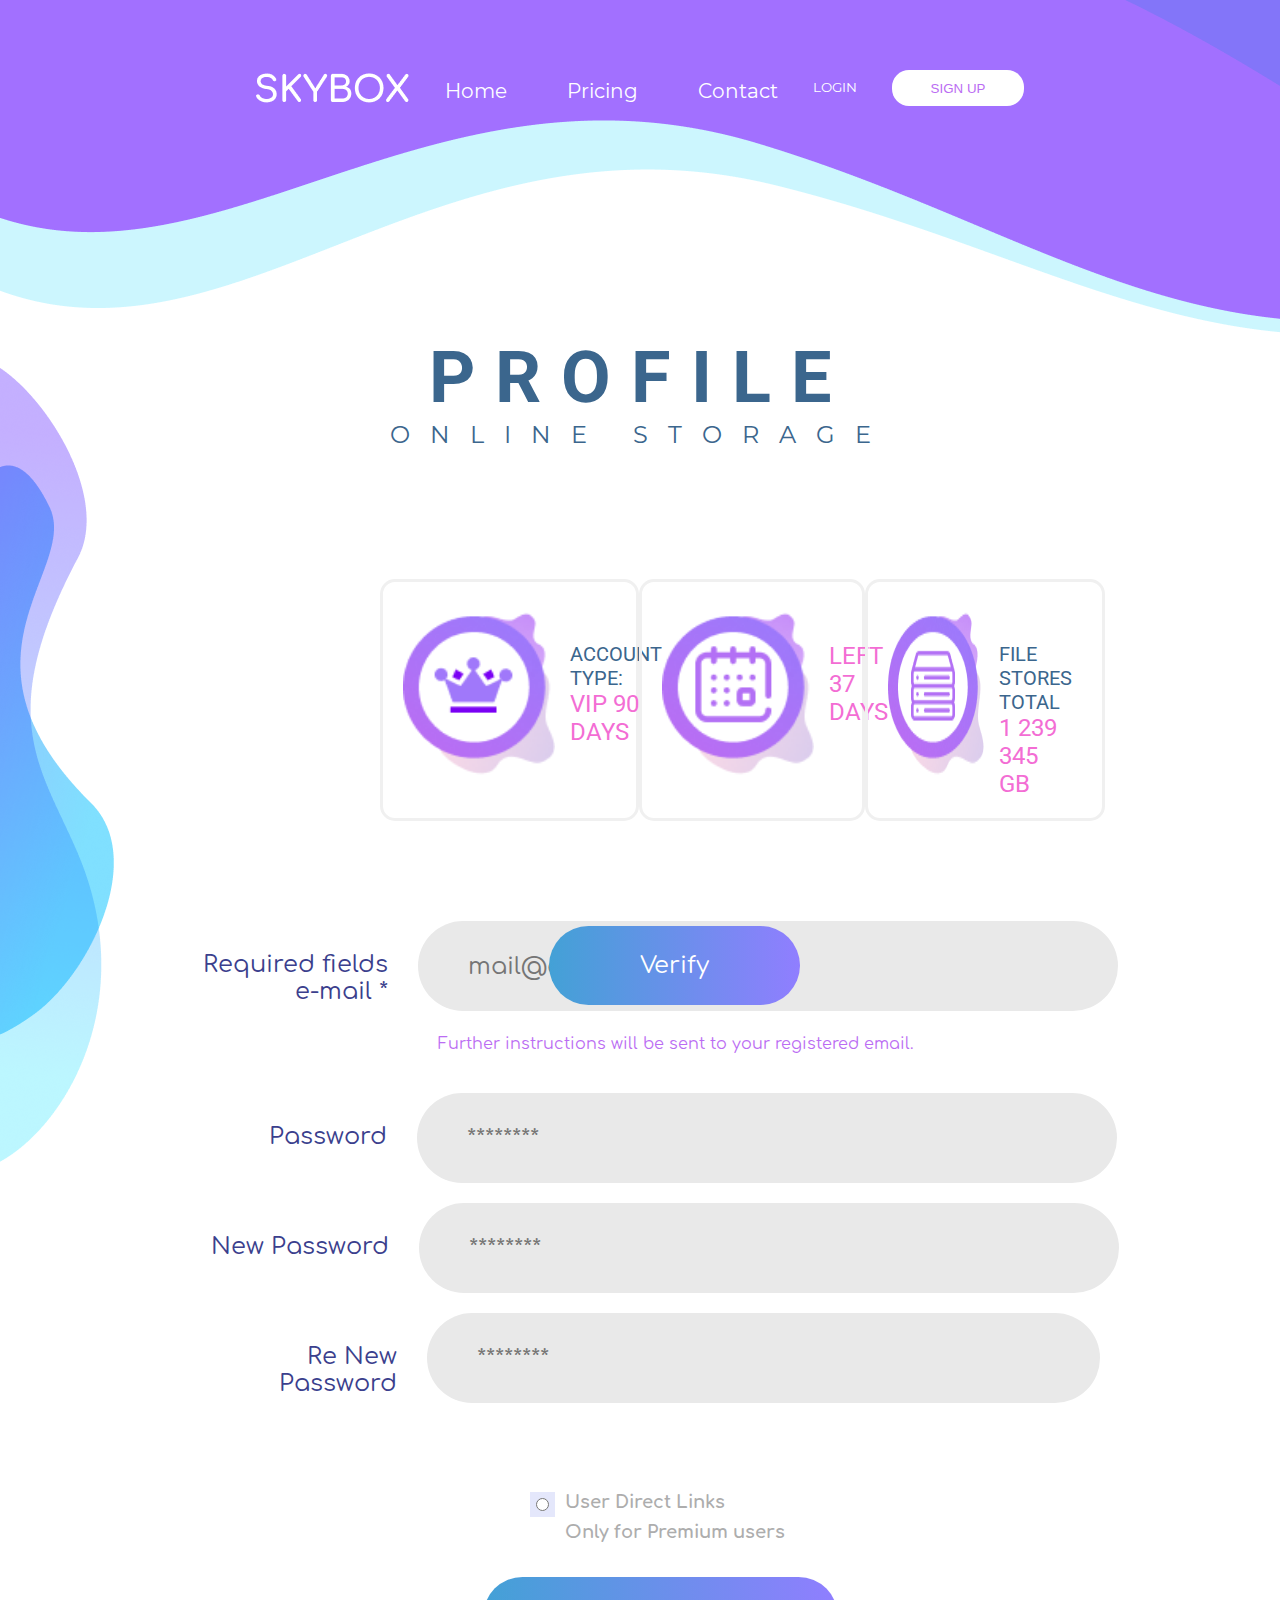
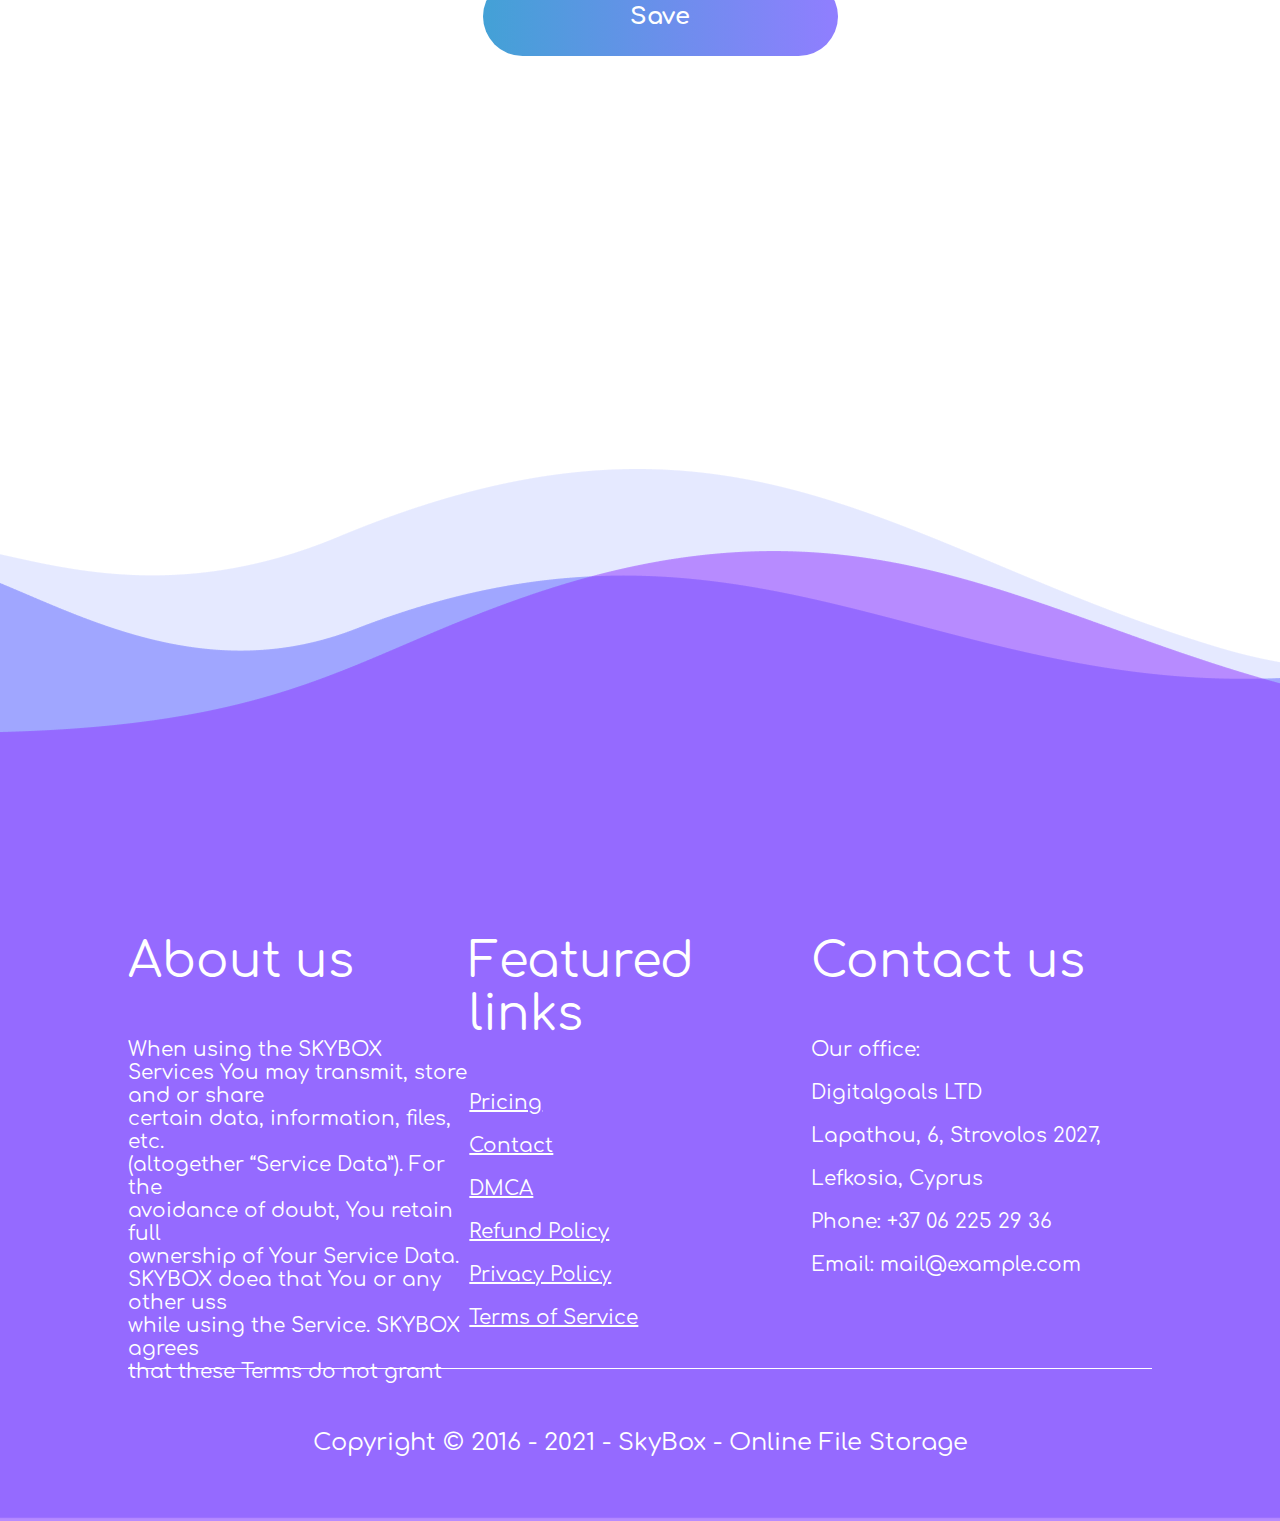
<file: indexes/index7.html>
<!DOCTYPE html>
<html lang="en">
<head>
    <meta charset="UTF-8">
    <meta name="viewport" content="width=device-width, initial-scale=1.0">
    <title>Profile</title>
    <link rel="stylesheet" href="../assets/css/style7.css">
</head>
<body>
    <div class="header">
        <div class="header_main">
            <img src="../assets/images/1_str/skybox.png" alt="">
            <ul>
                <li><a href="">Home</a></li>
                <li><a href="">Pricing</a></li>
                <li><a href="">Contact</a></li>
            </ul>
            <div class="header_login">
                <div>LOGIN</div>
                <button>SIGN UP</button>
            </div>
        </div>
    </div>
    <div class="section1">
        <div class="contener_big">
        <div class="contener_text">
            <div class="sec1_text1">PROFILE</div>
            <div class="sec1_text2">ONLINE STORAGE</div>
        </div>
        <div class="cards">
            <div class="card_1">
                <img src="../assets/images/7_page/1_section/Frame_1.png">
                <div class="card_1_text">
                    <div class="card_1_txt_1">
                        <p>ACCOUNT TYPE:</p>
                    </div>
                    <div class="card_1_txt_2">
                        <p>VIP 90 DAYS</p>
                    </div>
                </div>
            </div>
               <div class="card_1">
                <img src="../assets/images/7_page/1_section/Frame_2.png" alt="">
                <div class="card_1_text">
                    <div class="card_1_txt_2">
                        <p>LEFT 37 DAYS</p>
                    </div>
                </div>
            </div>
            <div class="card_1">
                <img src="../assets/images/7_page/1_section/Frame_3.png" alt="">
                <div class="card_1_text">
                    <div class="card_1_txt_1">
                        <p>FILE STORES TOTAL</p>
                    </div>
                    <div class="card_1_txt_2">
                        <p>1 239 345 GB</p>
                    </div>
                </div>
            </div>
        </div>
        </div>
        <div class="section2">
            <div class="contener_big2">
                <div class="sec2_inputs">
                    <div class="sec2_input_1">
                        <div>Required fields<br>e-mail *</div>
                        <input type="text" placeholder="mail@example.com">
                        <button class="btn">
                            Verify
                        </button>
                    </div>
                    <div class="input_1_text">
                        <p>Further instructions will be sent to your registered email.</p>
                    </div>
                    <div class="cont_inputs">
                        <div class="sec2_input_2">
                            <div>Password</div>
                            <input type="text" placeholder="********">
                        </div>
                        <div class="sec2_input_3">
                            <div>New Password</div>
                            <input type="text" placeholder="********">
                        </div>
                        <div class="sec2_input_4">
                            <div>Re New Password</div>
                            <input type="text" placeholder="********">
                        </div>
                    </div>
                </div>
                <div class="button_text_sec2">
                    <div class="check_box_sec2">
                        <div class="cube">
                            <input type="radio" class="check_box">
                        </div>
                        <p class="text_check">User Direct Links<br>Only for Premium users</p>
                    </div>
                    <div class="button_check">
                        <button class="btn_check">Save</button>
                    </div>
                </div>
            </div>
        </div>
            </div>
        </div>
    </div>
    <div class="footer">
        <div class="footer_main">
            <div class="foot_column">
                <div class="column_text1">About us</div>
                <div class="column_text2">When using the SKYBOX Services You may transmit, store and or share<br>certain data, information, files, etc.<br>(altogether “Service Data”). For the<br>avoidance of doubt, You retain full<br>ownership of Your Service Data.<br>SKYBOX doea that You or any other uss<br>while using the Service. SKYBOX agrees<br>that these Terms do not grant</div>
            </div>
            <div class="foot_column">
                <div class="column_text1">Featured links</div>
                <div class="column_text2">
                    <ul>
                        <li><a href="">Pricing</a></li>
                        <li><a href="">Contact</a></li>
                        <li><a href="">DMCA</a></li>
                        <li><a href="">Refund Policy</a></li>
                        <li><a href="">Privacy Policy</a></li>
                        <li><a href="">Terms of Service</a></li>
                    </ul>
                </div>
            </div>
            <div class="foot_column">
                <div class="column_text1">Contact us</div>
                <div class="column_text2">
                    <div>Our office:</div>
                    <div>Digitalgoals LTD</div>
                    <div>Lapathou, 6, Strovolos 2027,</div>
                    <div>Lefkosia, Cyprus</div>
                    <div>Phone: +37 06 225 29 36</div>
                    <div>Email: mail@example.com</div>
                </div>
            </div>
        </div>
        <div class="line"></div>
        <div class="footer_text">Copyright © 2016 - 2021 - SkyBox - Online File Storage</div>
    </div>
</body>
</html>
</file>
<file: assets/css/style1.css>
@font-face {
    font-family: "Mont";
    src: url(../fonts/Montserrat-Regular.ttf);
}
@font-face {
    font-family: "Robo";
    src: url(../fonts/Roboto.ttf);
}

@font-face {
    font-family: "comf";
    src: url(../fonts/Comfortaa.ttf);
}

*{
    padding: 0;
    margin: 0;
}

a{
    cursor: pointer;
}

button{
    cursor: pointer;
}

/*section1_header*/

.section1_header{
    background-image: url(../images/1_str/1_section/BG.png);
    background-position: center center; 
    background-repeat: no-repeat; 
    background-size: cover; 
    height: 1075.5px;
}

/*header*/

.container_header{
    max-width: 70%;
    margin: auto;
    height: 100px;
    background-color:transparent;
}

.header{
    display: flex;
    justify-content: space-between;
    padding-top: 50px;
}

.menu_header ul{
    display: flex;
    list-style: none;
    
}

.login_signup{
    display: flex;
}

.menu_header li a:hover{
color: #2B4964;
}

.menu_h {
    font-family: 'Mont';
    font-size: 20px;
    color: #FFFFFF;
    margin-left: 50px;
    text-decoration: none;
}

.login_header{
    font-family: 'Mont';
    font-size: 13.42px;
    color: #FFFFFF;
    font-weight: 500;
    text-decoration: none;
    padding-top: 10px;
    cursor: pointer;
}
.login_signup a:hover{
    color: #2B4964;
}

.btn_header{
    color: #BB6DF3;
    font-family: 'Mont';
    font-size: 13.42px;
    width: 132px;
    height: 36px;
    border-radius: 18px;
    border-style: none;
    font-weight: 600;
    background-color: #FFFFFF;
}

.button_header{
    padding-left: 40px;
}
.button_header button:hover{
    background-color:rgba(255, 255, 255, 0.656);
}

/*section1*/

.img1_sec1{
    pointer-events: none;
}

.container_text_image_sec1{
    max-width: 70%;
    margin: auto;
    padding-top: 150px;
    display: flex;
}

.container_text_sec1{
    padding-top: 40px;
}

.text1_sec1{
    font-family: 'Robo';
    font-size: 72px;
    font-weight: 800;
    color: #3B668D;
}

.text2_sec1{
    font-family: 'Mont';
    font-size: 24px;
    letter-spacing: 15px;
    color: #3B668D;
    padding-top: 10px;
}

.text3_sec1{
    font-family: 'Robo';
    font-size: 26px;
    color: #3B668D;
    font-weight: 500;
    padding-top: 45px;
}

.text4_sec1{
    line-height: 28.08px;
    font-family: 'Mont';
    font-size: 18px;
    padding-top: 30px;
    color: #2B4964
    
}

.btn_sec1{
    width: 308px;
    height: 79px;
    border-radius: 45px;
    background-image: url(../images/1_str/1_section/btn_circles.png), linear-gradient(to right, #43A1D6, #907EFF);
    background-repeat: no-repeat;
    border-style: none;
    font-size: 24px;
    font-family: 'comf';
    color: #FFFFFF;
    font-weight: 700;
    
}

.button_sec1{
    padding-top: 20px;
}

.img_line_sec1{
    padding-top: 15px;
}

/*section2*/

.image1_sec2{
    pointer-events: none;
}

.container_sec2{
    max-width: 80%;
    width: 1661px;
    height: 1166.39px;
    display: flex;
    padding-left: 40px;
}

.container_text_sec2{
    padding-left: 40px;
    padding-top: 100px;
}

.cont_text1_sec2{
    display: flex;
}

.cont_text2_sec2{
    display: flex;
    padding-top: 50px;
}

.cont_text3_sec2{
    display: flex;
    padding-top: 50px;
}

.cont_text4_sec2{
    display: flex;
    padding-top: 50px;
}

.text1_sec2{
    padding-left: 20px;
    padding-top: 20px;
}


.txt1_sec2{
    font-family: 'Robo';
    font-size: 36px;
    color: #3B668D;
    
}

.txt2_sec2{
    font-family: 'Mont';
    font-size: 18px;
    color: #2B4964;
    line-height: 24px;
    padding-top: 10px;
}

/*section3*/
.section3{
    
}

.background_image{
    margin-top: 350px;
}

.container_sec3{
    height: 1279px;
    width: 1775px;
    display: flex;
    margin-top: 50px;
}

.container_cards_text_sec3{
    height: 1279px;
    width: 1600px;
    margin-left: auto;
}

.container_cards_sec3{
    display: flex;
    margin-top: 150px;
}

.text_sec3{
    text-align: center;
}

.txt1_sec3{
    font-family: "comf";
    font-size: 72px;
    font-weight: 300;
    color: #3B668D;
    letter-spacing: 15px;
}

.txt2_sec3{
    font-family: "comf";
    font-size: 30px;
    font-weight: 400;
    color: #79788F;
    line-height: 2;
}



.card_1_sec3{
    width: 450px;
    height: 807px;
    border-radius: 15px;
    
}

.card_1_sec3:hover .button_text_card2{
    display: block;
}

.card_1_sec3:hover{
    width: 620px;
    height: 1002px;
    border-radius: 15px;
    box-shadow: 0 0 10px 5px rgba(221, 221, 221, 1);
    transition: 0.2s linear;
    transform: scale(1.1);
}



.card_2_sec3{
    width: 450px;
    height: 807px;
    border-radius: 15px;
}

.card_2_sec3:hover .button_text_card2{
    display: block;
    
}

.card_2_sec3:hover{
    width: 620px;
    height: 1002px;
    border-radius: 15px;
    box-shadow: 0 0 10px 5px rgba(221, 221, 221, 1);
    transition: 0.2s linear;
    transform: scale(1.1);
}



.card_3_sec3{
    width: 450px;
    height: 807px;
    border-radius: 15px;
}

.card_3_sec3:hover .button_text_card2{
    display: block;
}

.card_3_sec3:hover{
    width: 620px;
    height: 1002px;
    border-radius: 15px;
    box-shadow: 0 0 10px 5px rgba(221, 221, 221, 1);
    transition: 0.2s linear;
    transform: scale(1.1);
}



.card_1_sec3{
    background-image: url(../images/1_str/3_section/BG2.png);
    background-repeat: no-repeat;
}

.card_2_sec3{
    background-image: url(../images/1_str/3_section/BG3.png);
    background-repeat: no-repeat;
}

.card_3_sec3{
    background-image: url(../images/1_str/3_section/BG4.png);
    background-repeat: no-repeat;
    background-position: top right;
}

.txt0_card1{
    font-family: "comf";
    font-weight: 400;
    font-size: 18px;
    color:  #40BF3D;
}

.txt1_card1{
    font-family: "comf";
    font-weight: 700;
    font-size: 48px;
    color:  #3B668D;
}

.txt2_card1{
    font-family: "comf";
    font-weight: 400;
    font-size: 64px;
    color: #8572FF;
    padding-top: 30px;
}

.list_card1{
    display: flex;
    justify-content: center;
}

.list_card1 img{
    display: flex;
}



.li_card1{
    font-family: "comf";
    font-weight: 400;
    font-size: 24px;
    color: #567796;
}

.line_card1_sec3{
    padding-top: 100px;
    text-align: center;
}

.li_card1{
    margin-top: 40px;
}

.li1_card1{
    margin-top: 65px;
    font-family: "comf";
    font-weight: 400;
    font-size: 24px;
    color: #567796;
}

.list_image_card1{
    margin-left: 50px;
    margin-top: 45px;

}

.check1{
    margin-top: 28px;
}


.check{
    margin-top: 47px;
}

.inside_1card{
    padding-top: 100px;
}

.text1_card1{
    text-align: center;
}

.btn_sec3{
    width: 308px;
    height: 79px;
    border-radius: 45px;
    font-size: 24px;
    font-family: 'Mont';
    background-image: linear-gradient(to right, #43A1D6, #907EFF);
    border-style: none;
    color: #FFFFFF;
    font-weight: 700;
}

.button_text_card2{
    text-align: center;
    margin-top: 100px;
    display: none;
}


.txt_btn_sec3{
    font-size: 18px;
    font-family: 'comf';
    color: #567796;
}

.text_btn_sec3{
    margin-top: 40px;
}

.container_cards_sec3{
    justify-content: space-between;
    
}

/*section4*/

.section4{
    height: 900px;
    background-image: url(../images/1_str/4_section/Group1.png), url(../images/1_str/4_section/group2.png);
    background-repeat: no-repeat, no-repeat;
    background-position: left, right;
}


.container_sec4{
    height: 261px;
    max-width: 70%;
    margin: auto;
    width: 1150px;
    padding-top: 400px;
}

.conts_namber_icon_sec4{
    display: flex;
    justify-content: space-between;
}

.cont1_namb_icon{
    display: flex;
}

.cont2_namb_icon{
    display: flex;
    
}

.img2_icon1_sec4{
    margin-top: 10px;
}

.txt1_sec4{
    font-family: "comf";
    font-size: 42px;
    font-weight: 700;
    color: #425B8C;
}

.txt2_sec4{
    font-family: "comf";
    font-size: 24px;
    font-weight: 700;
    color: #718DC2;
    margin-top: 20px;
}

.text_sec4{
    margin-left: 30px;
}

/*FOOTER*/
.footer{
    background-image: url("../images/1_str/footer/BG.png");
    background-repeat: no-repeat;
    background-position: center center; 
    background-size: cover;
    height: 1085.9px;
    margin-top: 30px;
}
.footer_main{
    display: flex;
    max-width: 80%;
    margin: auto;
    justify-content:space-between;
    padding-top: 500px;
}
.foot_column{
    width: 422.5px;
    height: 283px;
}
.column_text1{
    font-size: 48px;
    font-family: "comf";
    color: white;
    margin-bottom: 50px;
}
.column_text2{
    font-size: 20px;
    font-family: "comf";
    color: white;
}
.column_text2 ul{
    list-style: none;
}
.column_text2 li{
    margin-bottom: 20px;
}
.column_text2 a{
    color: white;
}
.column_text2 div{
    margin-bottom: 20px;
}
.line {
    border-bottom: 1px solid #FFFFFF;
    border-right-width: 2px;
    max-width: 80%;
    margin: auto;
    margin-top: 150px;
}
.footer_text{
    font-size: 24px;
    font-family: "comf";
    margin-top: 60px;
    color: white;
    text-align: center;
}
</file>
<file: assets/css/style2.css>
@font-face {
    font-family: "Mont";
    src: url(../fonts/Montserrat-Regular.ttf);
}
@font-face {
    font-family: "Robo";
    src: url(../fonts/Roboto.ttf);
}
@font-face {
    font-family: "comf";
    src: url(../fonts/Comfortaa.ttf);
}
*{
    padding: 0;
    margin: 0;
}
button{
    cursor: pointer;
}



/*header*/
.header{
    height: 335px;
    background-image: url("../images/2_page/header/BG.png");
    background-repeat: no-repeat;
    background-position: center center;
    background-size: cover;
}

.btn_header{
    color: #BB6DF3;
    font-family: 'Mont';
    font-size: 13.42px;
    width: 132px;
    height: 36px;
    border-radius: 20px;
    border-style: none;
    font-weight: 600;
    background-color: #FFFFFF;
}
.header_main{
    margin: auto;
    width: 60%;
    display: flex;
    justify-content: space-between;
    padding: 50px;
}
.header_main ul{
    display: flex;
    list-style: none;
    margin-top: 6px;
}
.header_main a{
    text-decoration: none;
    font-size: 20px;
    font-family: "mont";
    color: white;
    margin: 20px;
}
.header_main li a:hover{
    color: #2B4964;
}
.header_login{
    display: flex;
}
.header_login div{
    font-size: 13.42px;
    font-family: "mont";
    color: white;
    margin-right: 35px;
    margin-top: 9px;
}
.header_login button{
    width: 132px;
    height: 36px;
    border-style: none;
    border-radius: 18px;
}
.header_login button:hover{
    background-color:rgba(255, 255, 255, 0.656);
}

/*SEC1*/

.section1 div{
    text-align: center;
}
.sec1_text1{
    font-size: 72px;
    font-family: "robo";
    font-weight: bold;
    color: #3B668D;
    letter-spacing: 20px;
}
.sec1_text2{
    font-size: 24px;
    font-family: "mont";
    color: #3B668D;
    letter-spacing: 20px;
    margin-bottom: 100px;
}
.sec1_img img{
    max-width: 100%;
}

/*SEC2*/
.section2{
    background-image: url("../images/2_page/2_section/BG.png");
    height: 977.49px;
    text-align: center;
}
.sec2_text1{
    font-size: 72px;
    font-family: "comf";
    font-weight: bold;
    color: #3B668D;
    padding-top: 150px;
    margin-bottom: 20px;
}
.sec2_text2{
    font-size: 30px;
    font-family: "comf";
    color: #79788F;
}
.sec2_inputs{
    margin-top: 80px;
}
.sec2_input{
    display: flex;
    justify-content: center;
    margin: 20px;
}
.sec2_input div{
    font-size: 24px;
    font-family: "comf";
    color: #3B3F8D;
    margin: 30px;
}
.sec2_input input{
    width: 630px;
    height: 90px;
    border-radius: 61px;
    border-style: none;
    background-color: #e9e9e9;
    color: #ADADAD;
    font-size: 24px;
    font-family: "comf";
    text-align: center;
}
.sec2_input2 input{
    width: 749px;
    height: 273px;
    border-style: none;
    border-radius: 61px;
    background-color: #e9e9e9;
    color: #ADADAD;
    font-size: 24px;
    font-family: "comf";
    text-indent: 50px;
}
.sec2_button{
    width: 749px;
    display: flex;
    margin: auto;
    justify-content: space-between;
    margin-top: 40px;
}
.sec2_button div{
    font-size: 18px;
    font-family: "comf";
    color: #ADADAD;
    margin-top: 18px;
}
.sec2_button button{
    width: 250.76px;
    height: 79px;
    background-image: linear-gradient(to right, #43A1D6, #907EFF);
    border-radius: 62px;
    border-style: none;
    font-size: 24px;
    font-family: "comf";
    color: white;
}

/*SEC3*/
.section3{
    background-image: url("../images/2_page/3_section/Statspanel.png");
    height: 261.36px;
    text-align: center;
    margin-top: 500px;
}
.sec3_main{
    margin: auto;
    display: flex;
    max-width: 65%;
    justify-content: space-between;
}
.sec3_comp{
    display: flex;
    margin-top: 70px;
}
.comp1{
    font-size: 42px;
    font-family: "comf";
    font-weight: bold;
    color: #425B8C;
    text-align: left;
    margin-bottom: 4px;
}
.comp2{
    font-size: 20px;
    font-family: "comf";
    color: #718DC2;
    text-align: left;
}
.comp_text{
    width: 467px;
    margin-left: 40px;
    margin-top: 15px;
}

/*FOOTER*/
.footer{
    background-image: url("../images/2_page/footer/BG.png");
    height: 1085.9px;
    margin-top: 200px;
}
.footer_main{
    display: flex;
    max-width: 80%;
    margin: auto;
    justify-content:space-between;
    padding-top: 500px;
}
.foot_column{
    width: 422.5px;
    height: 283px;
}
.column_text1{
    font-size: 48px;
    font-family: "comf";
    color: white;
    margin-bottom: 50px;
}
.column_text2{
    font-size: 20px;
    font-family: "comf";
    color: white;
}
.column_text2 ul{
    list-style: none;
}
.column_text2 li{
    margin-bottom: 20px;
}
.column_text2 a{
    color: white;
}
.column_text2 div{
    margin-bottom: 20px;
}
.line {
    border-bottom: 1px solid #FFFFFF;
    border-right-width: 2px;
    max-width: 80%;
    margin: auto;
    margin-top: 150px;
}
.footer_text{
    font-size: 24px;
    font-family: "comf";
    margin-top: 60px;
    color: white;
    text-align: center;
}
</file>
<file: assets/css/style3.css>
@font-face {
    font-family: "Mont";
    src: url(../fonts/Montserrat-Regular.ttf);
}
@font-face {
    font-family: "Robo";
    src: url(../fonts/Roboto.ttf);
}
@font-face {
    font-family: "comf";
    src: url(../fonts/Comfortaa.ttf);
}
*{
    padding: 0;
    margin: 0;
}
button{
    cursor: pointer;
}

/*header*/
.header{
    height: 335px;
    background-image: url("../images/2_page/header/BG.png");
    background-repeat: no-repeat;
    background-position: center center;
    background-size: cover;
}
.header_main{
    margin: auto;
    width: 60%;
    display: flex;
    justify-content: space-between;
    padding: 50px;
}
.header_main ul{
    display: flex;
    list-style: none;
    margin-top: 6px;
}
.header_main li a:hover{
    color: #2B4964;
    cursor: pointer;
}
.login1 a:hover{
    color: #2B4964;
    cursor: pointer;
}
.header_main a{
    text-decoration: none;
    font-size: 20px;
    font-family: "mont";
    color: white;
    margin: 20px;
}
.header_login{
    display: flex;
}
.header_login div{
    font-size: 13.42px;
    font-family: "mont";
    color: white;
    margin-right: 35px;
    margin-top: 9px;
    margin-top: 0;
}

.login1{
    padding-top:10px;
}

.btn_header{
    color: #BB6DF3;
    font-family: 'Mont';
    font-size: 13.42px;
    width: 132px;
    height: 36px;
    border-radius: 18px;
    border-style: none;
    font-weight: 600;
    background-color: #FFFFFF;
}

.button_header{
    padding-left: 40px;
}
.button_header button:hover{
    cursor: pointer;
    background-color:rgba(255, 255, 255, 0.656);
}
/*SEC1*/

.section1 div{
    text-align: center;
}
.sec1_text1{
    font-size: 72px;
    font-family: "robo";
    font-weight: bold;
    color: #3B668D;
    letter-spacing: 20px;
}
.sec1_text2{
    font-size: 24px;
    font-family: "mont";
    color: #3B668D;
    letter-spacing: 20px;
    margin-bottom: 100px;
}





.accordion{
    max-width: 90%;
    margin: auto;
}
.acor-container {
    margin: 20px 0;
    margin: auto;
    width: 1199px;
}
.acor-container .acor-body {
    width: 1199px;
    margin: 0 auto;
    height: 0;
    background-color: white;
    line-height: 18px;
    padding: 0 30px;
    box-sizing: border-box;
    transition: color 0.5s, padding 0.5s;
    overflow: hidden;
    font-family: Verdana, sans-serif; 
    font-size: 16px;
    border-bottom-left-radius: 15px;
    border-bottom-right-radius: 15px;
}
.acor-container .acor-body p {
    margin: 0 0 10px;
    height: 200px;
    color: #878787;
    font-size: 20px;
    font-family: "comf";
    text-align: left;
    line-height: 1.5;
}
.acor-container label {
    cursor: pointer;
    background-image: linear-gradient(to right, #B2E3FF, #DFBFFF);
    display: block;
    padding: 15px 20px;
    width: 100%;
    color: #46637E;
    font-weight: bold;
    box-sizing: border-box;
    z-index: 100;
    font-family: "comf";   
    font-size: 30px;
    margin: 0 0 5px;
    transition: color .35s;
    border-top-right-radius: 15px;
    border-top-left-radius: 15px;
    height: 60px;
    text-align: left;
}
.acor-container label:hover {
    color: #46637E;
    background-image: linear-gradient(to right, #B1E3FF, #DFBEFF);
}
.acor-container input{
    display: none;
}
.acor-container label:before {
    content: '\276F';
    float: right;
}
.acor-container input:checked + label {
    background-color: #285f8f;
    color: #FFF;
}
.acor-container input:checked + label:before {
    transition: transform .35s;
    transform: rotate(90deg);
}
.acor-container input:checked + label + .acor-body {
    height: auto;
    margin-top: -5px;
    color: #000;
    padding: 20px 30px 10px;
}






/*SEC3*/
.section3{
    background-image: url("../images/2_page/3_section/Statspanel.png");
    height: 261.36px;
    text-align: center;
    margin-top: 500px;
}
.sec3_main{
    margin: auto;
    display: flex;
    max-width: 65%;
    justify-content: space-between;
}
.sec3_comp{
    display: flex;
    margin-top: 70px;
}
.comp1{
    font-size: 42px;
    font-family: "comf";
    font-weight: bold;
    color: #425B8C;
    text-align: left;
    margin-bottom: 4px;
}
.comp2{
    font-size: 20px;
    font-family: "comf";
    color: #718DC2;
    text-align: left;
}
.comp_text{
    width: 467px;
    margin-left: 40px;
    margin-top: 15px;
}
/*FOOTER*/
.footer{
    background-image: url("../images/2_page/footer/BG.png");
    height: 1085.9px;
    margin-top: 200px;
}
.footer_main{
    display: flex;
    max-width: 80%;
    margin: auto;
    justify-content:space-between;
    padding-top: 500px;
}
.foot_column{
    width: 422.5px;
    height: 283px;
}
.column_text1{
    font-size: 48px;
    font-family: "comf";
    color: white;
    margin-bottom: 50px;
}
.column_text2{
    font-size: 20px;
    font-family: "comf";
    color: white;
}
.column_text2 ul{
    list-style: none;
}
.column_text2 li{
    margin-bottom: 20px;
}
.column_text2 a{
    color: white;
}
.column_text2 div{
    margin-bottom: 20px;
}
.line {
    border-bottom: 1px solid #FFFFFF;
    border-right-width: 2px;
    max-width: 80%;
    margin: auto;
    margin-top: 150px;
}
.footer_text{
    font-size: 24px;
    font-family: "comf";
    margin-top: 60px;
    color: white;
    text-align: center;
}
</file>
<file: assets/css/style6.css>
@font-face {
    font-family: "Mont";
    src: url(../fonts/Montserrat-Regular.ttf);
}
@font-face {
    font-family: "Robo";
    src: url(../fonts/Roboto.ttf);
}
@font-face {
    font-family: "comf";
    src: url(../fonts/Comfortaa.ttf);
}
*{
    padding: 0;
    margin: 0;
}
button{
cursor: pointer;
}

/*HEADER*/
.header{
    height: 355px;
    background-image: url("../images/6_page/header/BG.png");
}
.btn_header{
    color: #BB6DF3;
    font-family: 'Mont';
    font-size: 13.42px;
    width: 132px;
    height: 36px;
    border-radius: 20px;
    border-style: none;
    font-weight: 600;
    background-color: #FFFFFF;
}
.header_main{
    margin: auto;
    width: 60%;
    display: flex;
    justify-content: space-between;
    padding: 60px;
}
.header_main ul{
    display: flex;
    list-style: none;
    margin-top: 6px;
}
.header_main li{
    margin-left: 20px;

}
.header_main a{
    text-decoration: none;
    font-size: 20px;
    font-family: "mont";
    color: white;
    margin: 20px;
}
.header_main li a:hover{
    color: #2B4964;
    cursor: pointer;
}
.header_login{
    display: flex;
}
.header_login div{
    font-size: 13.42px;
    font-family: "mont";
    color: white;
    margin-right: 35px;
    margin-top: 9px;
}
.header_login button{
    width: 132px;
    height: 36px;
    border-style: none;
    border-radius: 18px;
}
.header_login button:hover{
    cursor: pointer;
    background-color:rgba(255, 255, 255, 0.656);
}

/*SEC1*/
.section1{
    height: 1000px;
    background-image: url(../images/6_page/2_section/BG.png);
    background-repeat: no-repeat;
}
.container_sec1{
    width: 850px;
    height: 951px;
    max-width: 75%;
    margin: auto;
}
.cont_text_sec1{
    text-align: center;
    padding-top: 30px;
    margin-bottom: 20px;
    margin-right: -100px;
}
.text1_sec1{
    font-family: "Robo";
    font-size: 80px;
    font-weight: 900;
    letter-spacing: 20px;
    color: #3B668D;
}
.text2_sec1{
    font-family: "Mont";
    font-size: 24px;
    font-weight: 400;
    letter-spacing: 18px;
    color: #3B668D;
    margin-top: 10px;
}
.cont_inputs_sec1 input{
    text-indent: 50px;
}
.cont_inputs_sec1 div{
    margin-left: 0;
} 
.check_box_sec2 input{
    text-indent: 50px;
}
.text_input1{
    display: flex;
    margin-top: 20px;
    
}
.text0_input1{
    display: flex;
}
.txt_inp1{
    font-family: "comf";
    font-size: 24px;
    font-weight: 700;
    color: #3B668D;
    margin-top: 35px;
    margin-left: auto;
}
.txt_inp1{
    font-family: "comf";
    font-size: 24px;
    font-weight: 700;
    color: #3B668D;
    margin-top: 35px;
    margin-left: auto;
    margin-right: 45px;
}
.inp1_sec1{
    width: 630px;
    height: 100px;
    border-radius: 61px;
    border-style: none;
    background-color: #F3F3F3;
    font-family: "comf";
    font-size: 24px;
    font-weight: 700;
    color: #ADADAD;
}
.inp2_sec1{
    width: 286px;
    height: 100px;
    border-radius: 61px;
    border-style: none;
    background-color: #F3F3F3;
    font-family: "comf";
    font-size: 24px;
    font-weight: 700;
    color: #ADADAD;
    margin-left: 30px;
}
.input1_sec1{
    margin-left: auto;
}
.cont_inputs_sec1{
    margin-top: 80px;
}
.text0_input1{
    padding-bottom: 20px;
}
.button_1{
    
    width: 630px;
    height: 200px;
}
.cont_btn{
    text-align: center;
    margin-left: 220px;
}
.button_1 button{
    margin-top: 55px;
}
.btn_text{
    margin: 30px;
}
.btn_text a{
    text-decoration: none;
    font-family: "comf";
    font-size: 18px;
    font-weight: 700;
    color: #ADADAD;
}
.btn{
    width: 350px;
    height: 79px;
    border-radius: 62px;
    font-size: 24px;
    font-family: 'comf';
    background-image: linear-gradient(to right, #43A1D6, #907EFF);
    border-style: none;
    color: #FFFFFF;
    font-weight: 700;
}

/*SEC3*/
.section3{
    background-image: url("../images/6_page/3_section/Statspanel.png");
    height: 261.36px;
    text-align: center;
    margin-top: 450px;
}
.sec3_main{
    margin: auto;
    display: flex;
    max-width: 65%;
    justify-content: space-between;
}
.sec3_comp{
    display: flex;
    margin-top: 30px;
    margin: 40px;
}
.comp1{
    font-size: 42px;
    font-family: "comf";
    font-weight: bold;
    color: #425B8C;
    text-align: left;
    margin-bottom: 4px;
}
.comp2{
    font-size: 20px;
    font-family: "comf";
    color: #718DC2;
    text-align: left;
}
.comp_text{
    width: 467px;
    margin-left: 40px;
    margin-top: 15px;
}

/*FOOTER*/
.footer{
    background-image: url("../images/6_page/footer/BG.png");
    height: 1085.9px;
    margin-top: 200px;
}
.footer_main{
    display: flex;
    max-width: 75%;
    margin: auto;
    justify-content:space-between;
    padding-top: 500px;
}
.foot_column{
    width: 422.5px;
    height: 283px;
}
.column_text1{
    font-size: 48px;
    font-family: "comf";
    color: white;
    margin-bottom: 50px;
}
.column_text2{
    font-size: 20px;
    font-family: "comf";
    color: white;
}
.column_text2 ul{
    list-style: none;
}
.column_text2 li{
    margin-bottom: 20px;
}
.column_text2 a{
    color: white;
}
.column_text2 div{
    margin-bottom: 20px;
}
.line {
    border-bottom: 1px solid #FFFFFF;
    border-right-width: 2px;
    max-width: 80%;
    margin: auto;
    margin-top: 150px;
}
.footer_text{
    font-size: 24px;
    font-family: "comf";
    margin-top: 60px;
    color: white;
    text-align: center;
}
</file>
<file: assets/css/style7.css>
@font-face {
    font-family: "Mont";
    src: url(../fonts/Montserrat-Regular.ttf);
}
@font-face {
    font-family: "Robo";
    src: url(../fonts/Roboto.ttf);
}
@font-face {
    font-family: "comf";
    src: url(../fonts/Comfortaa.ttf);
}
*{
    padding: 0;
    margin: 0;
}
button{
    cursor: pointer;
}

/*header*/

.header{
    height: 335px;
    background-image: url("../images/7_page/header/Frame_header.png");
    background-repeat: no-repeat;
}
.header_main{
    margin: auto;
    width: 60%;
    display: flex;
    justify-content: space-between;
    padding: 70px;
    align-items: center;
}

.header_main ul{
    display: flex;
    list-style: none;
    margin-top: 6px;
}
.header_main a{
    text-decoration: none;
    font-size: 20px;
    font-family: "mont";
    color: white;
    margin: 30px;
}
.header_main li a:hover{
    color: #2B4964;
    cursor: pointer;
}
.header_login{
    display: flex;
}
.header_login div{
    font-size: 13.42px;
    font-family: "mont";
    color: white;
    margin-right: 35px;
    margin-top: 9px;
}
.header_login button{
    width: 132px;
    height: 36px;
    border-style: none;
    border-radius: 17px;
    color: #BB6DF3;
    background-color: white;
    cursor: pointer;
}
.header_login button:hover{
    cursor: pointer;
    background-color:rgba(255, 255, 255, 0.656);
}

/*SEC1*/
.section1{
    background-image: url("../images/7_page/1_section/bg.png"); 
    background-repeat: no-repeat;
    height: 1500px;
}

.contener_text{
    text-align: center
}
.sec1_text1{
    font-size: 72px;
    font-family: "robo";
    font-weight: bold;
    color: #3B668D;
    letter-spacing: 20px;
}
.sec1_text2{
    font-size: 24px;
    font-family: "mont";
    color: #3B668D;
    letter-spacing: 20px;
    margin-bottom: 100px;
}

.cards{
    display: flex;
    justify-content: space-between;
    margin-top: 130px;
    max-width: 60%;
    margin-left: 380px;
    margin-right: 380px;
}

.card_1{
    display: flex;
    padding: 20px;
    border: 3px solid #F0F0F0;
    border-radius: 15px;

}

.card_1_text{
    margin-top: 40px;
    margin-left: 15px;
    margin-right: 10px;
}
.card_1_txt_1{
    font-size: 20px;
    font-family: "robo";
    color: #3B668D;
}
.card_1_txt_2{

    font-size: 24px;
    font-family: "robo";
    color: #F36DD4;
}

/*SEC2*/
.sec2_inputs{
    margin-top: 100px;
}
.sec2_input_1{
    display: flex;
    justify-content: center;
    margin-left: 10px;

}
.sec2_input_1 div{
    font-size: 24px;
    font-family: "comf";
    color: #3B3F8D;
    margin: 30px;
    text-align: right;
}
.sec2_input_1 input{
    width: 700px;
    height: 90px;
    border-radius: 61px;
    border-style: none;
    background-color: #e9e9e9;
    color: #ADADAD;
    font-size: 24px;
    font-family: "comf";
    text-indent: 50px;
}

.input_1_text{
    font-family: "comf";
    font-size: 16px;
    text-align: center;
    color: #BB6DF3;
    margin-left: 70px;
    margin-bottom: 40px;

}
.sec2_input_1 button{ 
    width: 250.76px;
    height: 79px;
    background-image: linear-gradient(to right, #43A1D6,#907EFF);
    border-radius: 62px;
    border-style: none;
    font-size: 24px;
    font-family: "comf";
    color: white;
    margin-top: 5px;
    cursor: pointer;
}
.sec2_input_1 button{
   margin-left: 40px;
   justify-content: space-between;
}
.btn{
    right: 480px;
    position: absolute;
}
.cont_inputs{
    max-width: 75%;
    margin: 0 auto;
    text-align: center;

}
.sec2_input_2{
    display: flex;
    justify-content: center;
    margin-left: 75px;
}
.sec2_input_2 input{
    width: 700px;
    height: 90px;
    border-radius: 61px;
    border-style: none;
    background-color: #e9e9e9;
    color: #ADADAD;
    font-size: 24px;
    font-family: "comf";
    text-indent: 50px;

}
.sec2_input_2 div{
    font-size: 24px;
    font-family: "comf";
    color: #3B3F8D;
    margin: 30px;
    text-align: right;
}
.sec2_input_3{
    display: flex;
    justify-content: center;
    margin-left: 20px;
    margin-top: 20px;
}
.sec2_input_3 input{
    width: 700px;
    height: 90px;
    border-radius: 61px;
    border-style: none;
    background-color: #e9e9e9;
    color: #ADADAD;
    font-size: 24px;
    font-family: "comf";
    text-indent: 50px;

}
.sec2_input_3 div{
    font-size: 24px;
    font-family: "comf";
    color: #3B3F8D;
    margin: 30px;
    text-align: right;
}
.sec2_input_4{
    display: flex;
    justify-content: center;
    margin-top: 20px;
    margin-right: 20px;
}
.sec2_input_4 input{
    width: 700px;
    height: 90px;
    border-radius: 61px;
    border-style: none;
    background-color: #e9e9e9;
    color: #ADADAD;
    font-size: 24px;
    font-family: "comf";
    text-indent: 50px;

}
.sec2_input_4 div{
    font-size: 24px;
    font-family: "comf";
    color: #3B3F8D;
    margin: 30px;
    text-align: right;
}
.button_text_sec2{
    max-width: 75%;
    margin: auto;
}
.check_box_sec2{
    margin-top: 30px;
    display: flex;
    justify-content: center;
    margin-left: 85px;
}
.text_check{
    font-family: "comf";
    font-size: 18px;
    font-weight: 700;
    color: #ADADAD;
    margin-top: 30px;
    margin-right: 50px;
    line-height: 30px;
}

.btn_check{
    width: 355px;
    height: 79px;
    border-radius: 62px;
    font-size: 24px;
    font-family: 'comf';
    background-image: linear-gradient(to right, #43A1D6, #907EFF);
    border-style: none;
    color: #FFFFFF;
    font-weight: 700;
}
.button_check{
    margin-top: 30px;
    display: flex;
    justify-content: center;
    margin-left: 40px;
}
.cube{
    width: 25px;
    height: 25px;
    background-color:  #E4E7FB;
    display: flex;
    justify-content: center;
    margin-top: 35px;
    margin-right: 10px;
    
}

input [type = radio]{
    accent-color: #7A00F4;
}



/*FOOTER*/

.footer{
    background-image: url("../images/2_page/footer/BG.png");
    background-repeat: no-repeat;
    height: 1085.9px;
    margin-top: 200px;
}
.footer_main{
    display: flex;
    max-width: 80%;
    margin: auto;
    justify-content:space-between;
    padding-top: 500px;
}
.foot_column{
    width: 422.5px;
    height: 283px;
}
.column_text1{
    font-size: 48px;
    font-family: "comf";
    color: white;
    margin-bottom: 50px;
}
.column_text2{
    font-size: 20px;
    font-family: "comf";
    color: white;
}
.column_text2 ul{
    list-style: none;
}
.column_text2 li{
    margin-bottom: 20px;
}
.column_text2 a{
    color: white;
}
.column_text2 div{
    margin-bottom: 20px;
}
.line {
    border-bottom: 1px solid #FFFFFF;
    border-right-width: 2px;
    max-width: 80%;
    margin: auto;
    margin-top: 150px;
}
.footer_text{
    font-size: 24px;
    font-family: "comf";
    margin-top: 60px;
    color: white;
    text-align: center;
}
</file>
